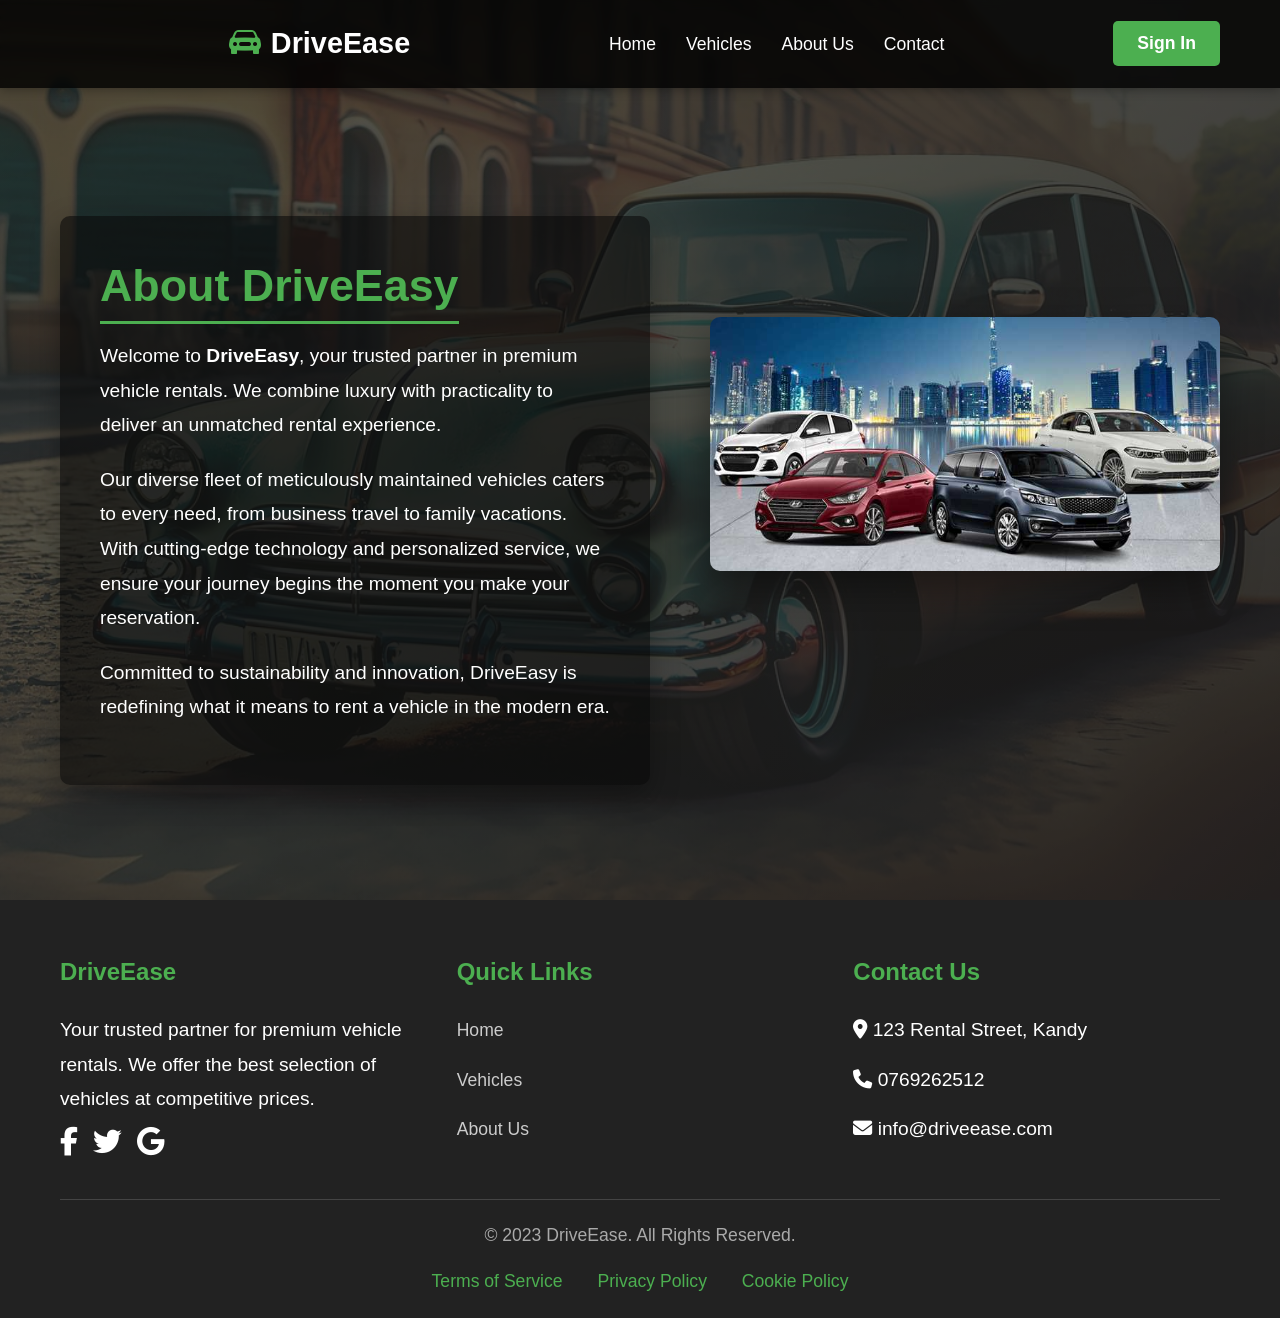
<file: aboutus.html>
﻿<!DOCTYPE html>
<html lang="en">

<head>
    <meta charset="UTF-8">
    <meta name="viewport" content="width=device-width, initial-scale=1.0">
    <title>DriveEase - Premium Vehicle Rentals</title>
    <link rel="stylesheet" href="https://cdn.jsdelivr.net/npm/bootstrap-icons/font/bootstrap-icons.css">
    <link rel="stylesheet" href="https://cdnjs.cloudflare.com/ajax/libs/font-awesome/6.4.0/css/all.min.css">
    <style>
        /* Base Styles */
        * {
            margin: 0;
            padding: 0;
            box-sizing: border-box;
            font-family: 'Segoe UI', Tahoma, Geneva, Verdana, sans-serif;
        }

        html,
        body {
            height: 100%;
            width: 100%;
        }

        body {
            background-image: linear-gradient(rgba(0, 0, 0, 0.5), rgba(0, 0, 0, 0.5)), url('images/car1.jpg');
            background-size: cover;
            background-position: center;
            background-attachment: fixed;
            color: #ffffff;
            line-height: 1.8;
            font-size: 1.2rem;
            /* Increased base font size */
            display: flex;
            flex-direction: column;
            min-height: 100vh;
        }

        .container {
            width: 100%;
            max-width: 1200px;
            margin: 0 auto;
            padding: 0 20px;
            flex: 1;
        }

        /* Navigation Bar */
        nav {
            background-color: rgba(0, 0, 0, 0.8);
            color: white;
            padding: 15px 0;
            position: fixed;
            width: 100%;
            top: 0;
            z-index: 1000;
            backdrop-filter: blur(5px);
            box-shadow: 0 2px 10px rgba(0, 0, 0, 0.3);
        }

        .nav-container {
            display: flex;
            justify-content: space-between;
            align-items: center;
        }

        .logo {
            display: flex;
            align-items: center;
            font-size: 1.8rem;
            font-weight: bold;
            color: #fff;
            text-decoration: none;
            gap: 10px;
        }

        .logo i {
            font-size: 2rem;
            color: #4CAF50;
        }

        .nav-links {
            display: flex;
            list-style: none;
        }

        .nav-links li {
            margin-left: 30px;
        }

        .nav-links a {
            color: white;
            text-decoration: none;
            font-weight: 500;
            transition: color 0.3s;
            font-size: 1.1rem;
        }

        .nav-links a:hover {
            color: #4CAF50;
        }

        .account-btn {
            background-color: #4CAF50;
            color: white;
            border: none;
            padding: 12px 24px;
            border-radius: 5px;
            cursor: pointer;
            font-weight: 600;
            transition: background-color 0.3s;
            font-size: 1.1rem;
        }

        .account-btn:hover {
            background-color: #45a049;
        }

        /* Dropdown Menu */
        .dropdown {
            position: relative;
            display: inline-block;
        }

        .dropdown-content {
            display: none;
            position: absolute;
            right: 0;
            top: 50px;
            background-color: rgba(0, 0, 0, 0.9);
            min-width: 200px;
            box-shadow: 0 8px 16px rgba(21, 21, 21, 0.2);
            z-index: 1000;
            border-radius: 5px;
            overflow: hidden;
            transition: all 0.3s ease-in-out;
        }

        .dropdown:hover .dropdown-content {
            display: block;
            animation: fadeIn 0.3s;
        }

        .dropdown-content a {
            color: white;
            padding: 15px 20px;
            text-decoration: none;
            display: block;
            transition: background-color 0.3s;
            font-size: 1.1rem;
        }

        .dropdown-content a:hover {
            background-color: #4CAF50;
        }

        .menu-btn {
            background: none;
            border: none;
            color: white;
            font-size: 1.8rem;
            cursor: pointer;
            display: none;
            padding: 10px;
        }


        .cta-btn {
            background-color: #4CAF50;
            color: white;
            border: none;
            padding: 18px 36px;
            font-size: 1.3rem;
            border-radius: 5px;
            cursor: pointer;
            transition: all 0.3s;
            animation: fadeIn 1.5s;
        }

        .cta-btn:hover {
            background-color: #45a049;
            transform: translateY(-3px);
            box-shadow: 0 5px 15px rgba(0, 0, 0, 0.3);
        }

        /* About Us Section */
        #about-us {
            min-height: 100vh;
            display: flex;
            align-items: center;
            justify-content: center;
            padding: 100px 0;
            background-color: rgba(64, 58, 58, 0.4);
            position: relative;
            overflow: hidden;
        }

        #about-us::before {
            content: '';
            position: absolute;
            top: 0;
            left: 0;
            width: 100%;
            height: 100%;
            background: linear-gradient(135deg, rgba(76, 175, 80, 0.1) 0%, rgba(0, 0, 0, 0.7) 100%);
            z-index: -1;
            opacity: 0;
            transition: opacity 1.2s ease;
        }

        #about-us.animated::before {
            opacity: 1;
        }

        #about-us .container {
            display: flex;
            flex-wrap: wrap;
            align-items: center;
            justify-content: center;
            gap: 60px;
            max-width: 1200px;
        }

        #about-us .about-text {
            flex: 1;
            min-width: 300px;
            text-align: left;
            padding: 40px;
            background: rgba(9, 9, 9, 0.6);
            border-radius: 10px;
            box-shadow: 0 10px 30px rgba(0, 0, 0, 0.3);
            transform: perspective(1000px) rotateY(20deg) translateX(-50px);
            opacity: 0;
            transition: all 1s cubic-bezier(0.215, 0.61, 0.355, 1);
            transition-delay: 0.2s;
            backface-visibility: hidden;
            margin-top: 100px;
        }

        #about-us .about-text.animated {
            opacity: 1;
            transform: perspective(1000px) rotateY(0) translateX(0);
        }

        #about-us .about-text h2 {
            font-size: 2.8rem;
            color: #4CAF50;
            margin-bottom: 25px;
            line-height: 1.3;
            position: relative;
            display: inline-block;
        }

        #about-us .about-text h2::after {
            content: '';
            position: absolute;
            bottom: -10px;
            left: 0;
            width: 0;
            height: 3px;
            background: #4CAF50;
            transition: width 0.8s ease 0.4s;
        }

        #about-us .about-text.animated h2::after {
            width: 100%;
        }

        #about-us .about-text p {
            font-size: 1.2rem;
            color: #ffffff;
            line-height: 1.8;
            margin-bottom: 20px;
            opacity: 0;
            transform: translateY(20px);
            transition: all 0.6s ease;
        }

        #about-us .about-text.animated p {
            opacity: 1;
            transform: translateY(0);
        }

        #about-us .about-text p:nth-child(2) {
            transition-delay: 0.4s;
        }

        #about-us .about-text p:nth-child(3) {
            transition-delay: 0.6s;
        }

        #about-us .about-image {
            flex: 1;
            min-width: 300px;
            position: relative;
            opacity: 0;
            transform: translateX(50px) scale(0.9);
            transition: all 1s cubic-bezier(0.215, 0.61, 0.355, 1);
        }

        #about-us .about-image.animated {
            opacity: 1;
            transform: translateX(0) scale(1);
        }

        #about-us .about-image img {
            width: 100%;
            border-radius: 10px;
            box-shadow: 0 15px 40px rgba(0, 0, 0, 0.4);
            transform-style: preserve-3d;
            transition: transform 0.6s ease, box-shadow 0.6s ease;
        }

        #about-us .about-image:hover img {
            transform: translateY(-10px) rotateY(5deg);
            box-shadow: 0 20px 50px rgba(0, 0, 0, 0.5);
        }

        /* Responsive adjustments */
        @media (max-width: 992px) {
            #about-us .container {
                flex-direction: column;
                gap: 40px;
            }

            #about-us .about-text {
                text-align: center;
                transform: perspective(1000px) rotateX(10deg) translateY(50px);
            }

            #about-us .about-text.animated {
                transform: perspective(1000px) rotateX(0) translateY(0);
            }

            #about-us .about-image {
                transform: translateY(50px) scale(0.9);
            }

            #about-us .about-image.animated {
                transform: translateY(0) scale(1);
            }
        }

        /* Footer */
        footer {
            background-color: #222;
            color: #fff;
            padding: 50px 0 20px;
            margin-top: auto;
        }

        .footer-content {
            display: grid;
            grid-template-columns: repeat(auto-fit, minmax(250px, 1fr));
            gap: 30px;
            margin-bottom: 30px;
        }

        .footer-column h3 {
            font-size: 1.5rem;
            margin-bottom: 20px;
            color: #4CAF50;
        }

        .footer-column ul {
            list-style: none;
        }

        .footer-column ul li {
            margin-bottom: 15px;
        }

        .footer-column ul li a {
            color: #ccc;
            text-decoration: none;
            transition: color 0.3s;
            font-size: 1.1rem;
        }

        .footer-column ul li a:hover {
            color: #4CAF50;
        }

        .social-links {
            display: flex;
            gap: 15px;
        }

        .social-links a {
            color: #fff;
            font-size: 1.8rem;
            transition: color 0.3s;
        }

        .social-links a:hover {
            color: #4CAF50;
        }

        .footer-bottom {
            text-align: center;
            padding-top: 20px;
            border-top: 1px solid #444;
            color: #aaa;
            font-size: 1.1rem;
        }

        .terms {
            margin-top: 15px;
        }

        .terms a {
            color: #4CAF50;
            text-decoration: none;
            margin: 0 15px;
            font-size: 1.1rem;
        }

        /* Animations */
        @keyframes fadeIn {
            from {
                opacity: 0;
            }

            to {
                opacity: 1;
            }
        }

        @keyframes slideInDown {
            from {
                transform: translateY(-50px);
                opacity: 0;
            }

            to {
                transform: translateY(0);
                opacity: 1;
            }
        }

        @keyframes slideInUp {
            from {
                transform: translateY(50px);
                opacity: 0;
            }

            to {
                transform: translateY(0);
                opacity: 1;
            }
        }

        /* Responsive Design */
        @media (max-width: 992px) {
            body {
                font-size: 1.1rem;
            }

            .hero h1 {
                font-size: 2.8rem;
            }

            .hero p {
                font-size: 1.2rem;
            }

            .nav-links {
                display: none;
            }

            .menu-btn {
                display: block;
            }

            .dropdown {
                position: static;
            }

            .dropdown-content {
                position: static;
                display: none;
                width: 100%;
                box-shadow: none;
                background-color: transparent;
            }

            .dropdown:hover .dropdown-content {
                display: none;
            }

            .dropdown.active .dropdown-content {
                display: block;
                animation: none;
            }

            .dropdown-content a {
                padding: 15px 0;
                border-bottom: 1px solid #444;
            }

            #about-us .about-text h2 {
                font-size: 2.4rem;
            }

            #about-us .about-text p {
                font-size: 1.1rem;
            }
        }

        @media (max-width: 768px) {
            body {
                font-size: 1rem;
            }

            .hero h1 {
                font-size: 2.2rem;
            }

            .hero p {
                font-size: 1rem;
            }

            .cta-btn {
                padding: 15px 30px;
                font-size: 1.1rem;
            }

            #about-us .about-text h2 {
                font-size: 2rem;
            }

            #about-us .about-text p {
                font-size: 1rem;
            }
        }

        @media (max-width: 576px) {
            .hero h1 {
                font-size: 1.8rem;
            }

            .cta-btn {
                padding: 12px 25px;
                font-size: 1rem;
            }

            .footer-column h3 {
                font-size: 1.3rem;
            }
        }
    </style>
</head>

<body>
    <!-- Navigation Bar -->
    <nav>
        <div class="container nav-container">
            <div class="dropdown">
                <button class="menu-btn" id="menuBtn">
                    <i class="fas fa-bars"></i>
                </button>
                <div class="dropdown-content" id="dropdownContent">
                    <a href="home page.html">Home</a>
                    <a href="vehicle type.html">Vehicles</a>
                    <a href="aboutus.html">About Us</a>
                    <a href="contact us page.html">Contact</a>
                </div>
            </div>

            <a href="home page.html" class="logo">
                <i class="bi bi-car-front-fill"></i>
                DriveEase
            </a>

            <ul class="nav-links">
                <li><a href="home page.html">Home</a></li>
                <li><a href="vehicle type.html">Vehicles</a></li>
                <li><a href="aboutus.html">About Us</a></li>
                <li><a href="contact us page.html">Contact</a></li>
            </ul>

            <button class="account-btn" onclick="window.location.href='logging form.html'">Sign In</button>
        </div>
    </nav>



    <section id="about-us">
        <div class="container">
            <div class="about-text">
                <h2>About DriveEasy</h2>
                <p>
                    Welcome to <strong>DriveEasy</strong>, your trusted partner in premium vehicle rentals. We combine
                    luxury with practicality to deliver an unmatched rental experience.
                </p>
                <p>
                    Our diverse fleet of meticulously maintained vehicles caters to every need, from business travel to
                    family vacations. With cutting-edge technology and personalized service, we ensure your journey
                    begins the moment you make your reservation.
                </p>
                <p>
                    Committed to sustainability and innovation, DriveEasy is redefining what it means to rent a vehicle
                    in the modern era.
                </p>
            </div>
            <div class="about-image">
                <img src="images\car2.jpg" alt="Premium rental vehicle from DriveEasy">
            </div>
        </div>
    </section>

    <!-- Footer -->
    <footer>
        <div class="container">
            <div class="footer-content">
                <div class="footer-column">
                    <h3>DriveEase</h3>
                    <p>Your trusted partner for premium vehicle rentals. We offer the best selection of vehicles at
                        competitive prices.</p>
                    <div class="social-links">
                        <a href="#"><i class="fab fa-facebook-f"></i></a>
                        <a href="#"><i class="fab fa-twitter"></i></a>
                        <a href="#"><i class="fab fa-google"></i></a>
                    </div>
                </div>

                <div class="footer-column">
                    <h3>Quick Links</h3>
                    <ul>
                        <li><a href="#">Home</a></li>
                        <li><a href="#">Vehicles</a></li>
                        <li><a href="#">About Us</a></li>
                    </ul>
                </div>

                <div class="footer-column">
                    <h3>Contact Us</h3>
                    <ul>
                        <li><i class="fas fa-map-marker-alt"></i> 123 Rental Street, Kandy</li>
                        <li><i class="fas fa-phone"></i> 0769262512</li>
                        <li><i class="fas fa-envelope"></i> info@driveease.com</li>
                    </ul>
                </div>
            </div>

            <div class="footer-bottom">
                <p>&copy; 2023 DriveEase. All Rights Reserved.</p>
                <div class="terms">
                    <a href="#">Terms of Service</a>
                    <a href="#">Privacy Policy</a>
                    <a href="#">Cookie Policy</a>
                </div>
            </div>
        </div>
    </footer>

    <script>
        // Dropdown menu toggle for mobile
        document.addEventListener("DOMContentLoaded", function () {
            const menuBtn = document.getElementById("menuBtn");
            const dropdownContent = document.getElementById("dropdownContent");
            const dropdown = document.querySelector(".dropdown");

            // Toggle dropdown on menu button click
            menuBtn.addEventListener("click", function (event) {
                event.stopPropagation();
                dropdown.classList.toggle("active");

                // Update aria attributes
                const isExpanded = dropdown.classList.contains("active");
                menuBtn.setAttribute("aria-expanded", isExpanded);

                // Change icon
                menuBtn.innerHTML = isExpanded
                    ? '<i class="fas fa-times"></i>'
                    : '<i class="fas fa-bars"></i>';
            });

            // Close dropdown when clicking outside
            document.addEventListener("click", function (event) {
                if (!dropdown.contains(event.target)) {
                    dropdown.classList.remove("active");
                    menuBtn.setAttribute("aria-expanded", "false");
                    menuBtn.innerHTML = '<i class="fas fa-bars"></i>';
                }
            });

            // Close dropdown when a menu item is clicked
            dropdownContent.querySelectorAll("a").forEach(link => {
                link.addEventListener("click", () => {
                    dropdown.classList.remove("active");
                    menuBtn.setAttribute("aria-expanded", "false");
                    menuBtn.innerHTML = '<i class="fas fa-bars"></i>';
                });
            });

            // Handle window resize
            function handleResize() {
                if (window.innerWidth > 992) {
                    dropdown.classList.remove("active");
                    menuBtn.setAttribute("aria-expanded", "false");
                    menuBtn.innerHTML = '<i class="fas fa-bars"></i>';
                }
            }

            window.addEventListener("resize", handleResize);
        });
        // Enhanced Animation Trigger
        document.addEventListener("DOMContentLoaded", function () {
            const aboutSection = document.getElementById('about-us');
            const aboutText = document.querySelector('#about-us .about-text');
            const aboutImage = document.querySelector('#about-us .about-image');

            const observer = new IntersectionObserver((entries) => {
                entries.forEach(entry => {
                    if (entry.isIntersecting) {
                        aboutSection.classList.add('animated');
                        aboutText.classList.add('animated');
                        aboutImage.classList.add('animated');

                        // Animate paragraphs sequentially
                        const paragraphs = document.querySelectorAll('#about-us .about-text p');
                        paragraphs.forEach((p, index) => {
                            setTimeout(() => {
                                p.style.opacity = 1;
                                p.style.transform = 'translateY(0)';
                            }, 400 + (index * 200));
                        });
                    }
                });
            }, {
                threshold: 0.2,
                rootMargin: '0px 0px -100px 0px'
            });

            observer.observe(aboutSection);
        });
    </script>
</body>

</html>
</file>
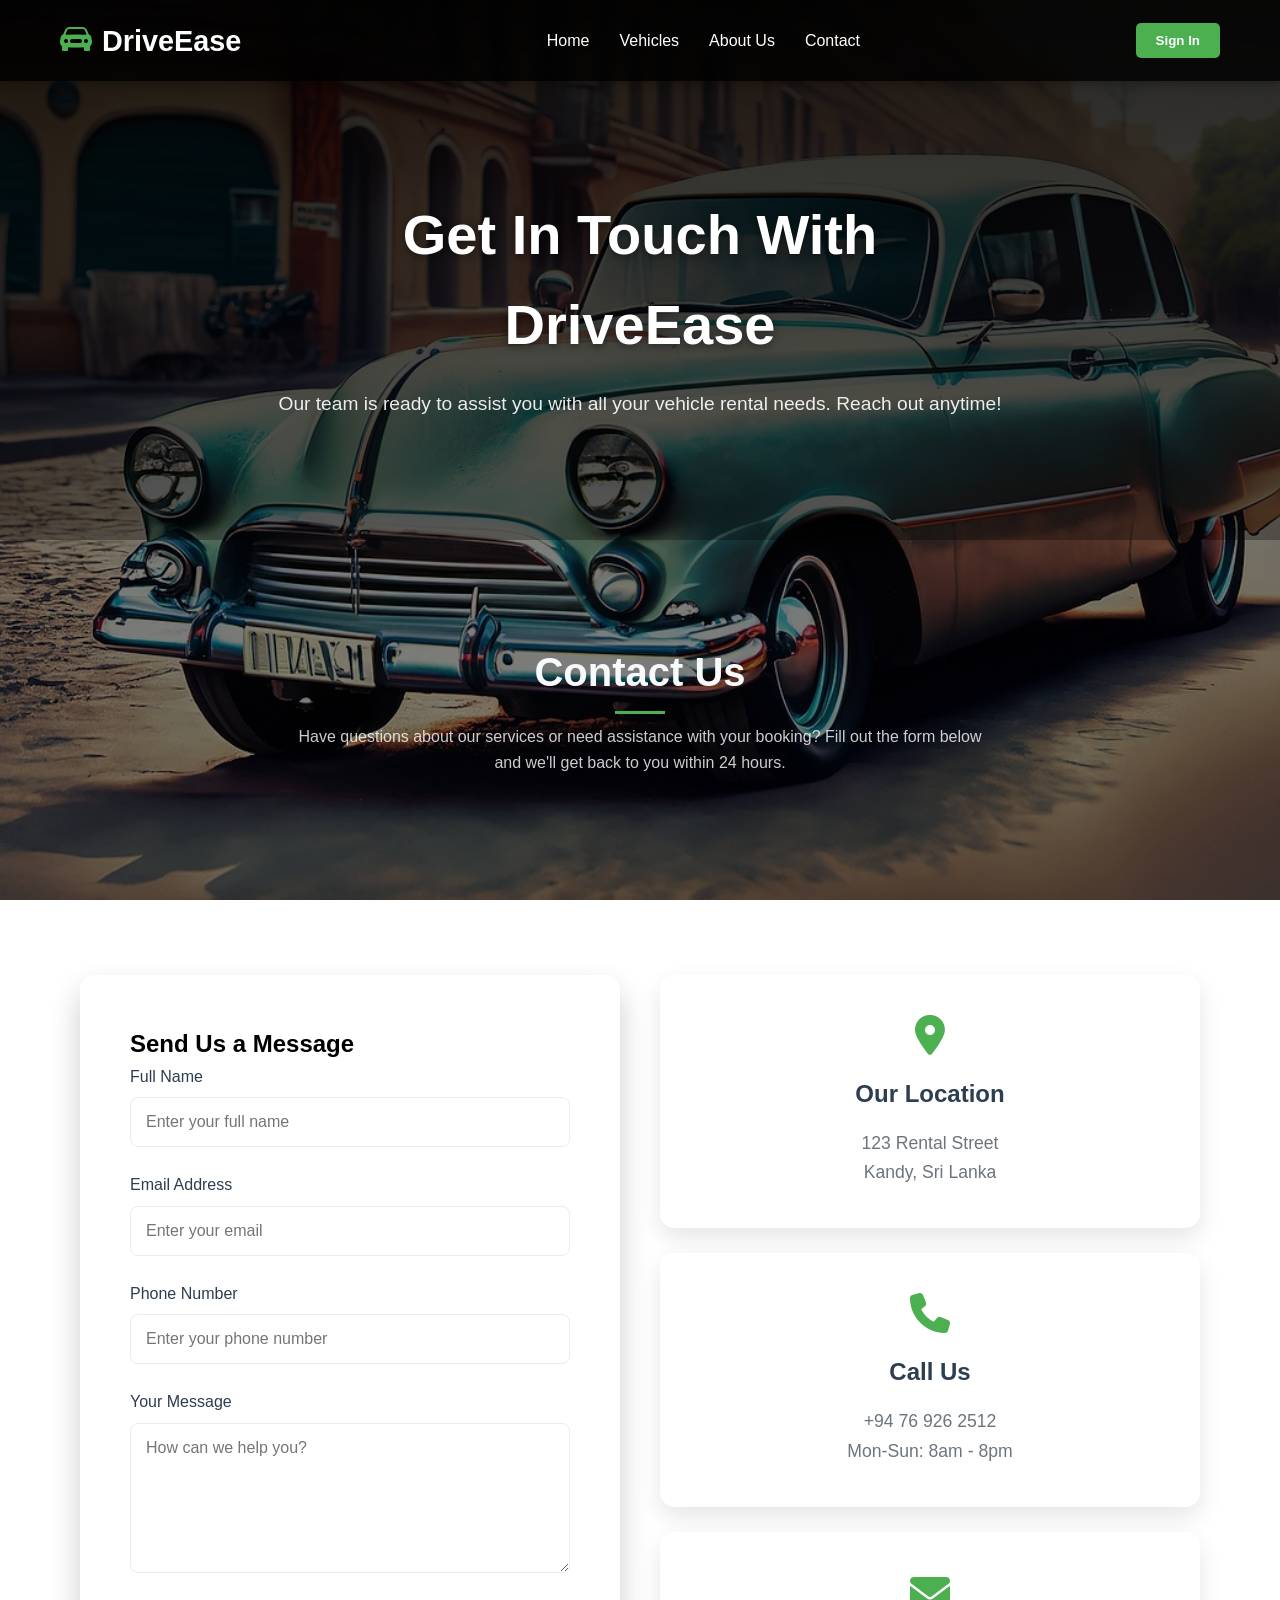
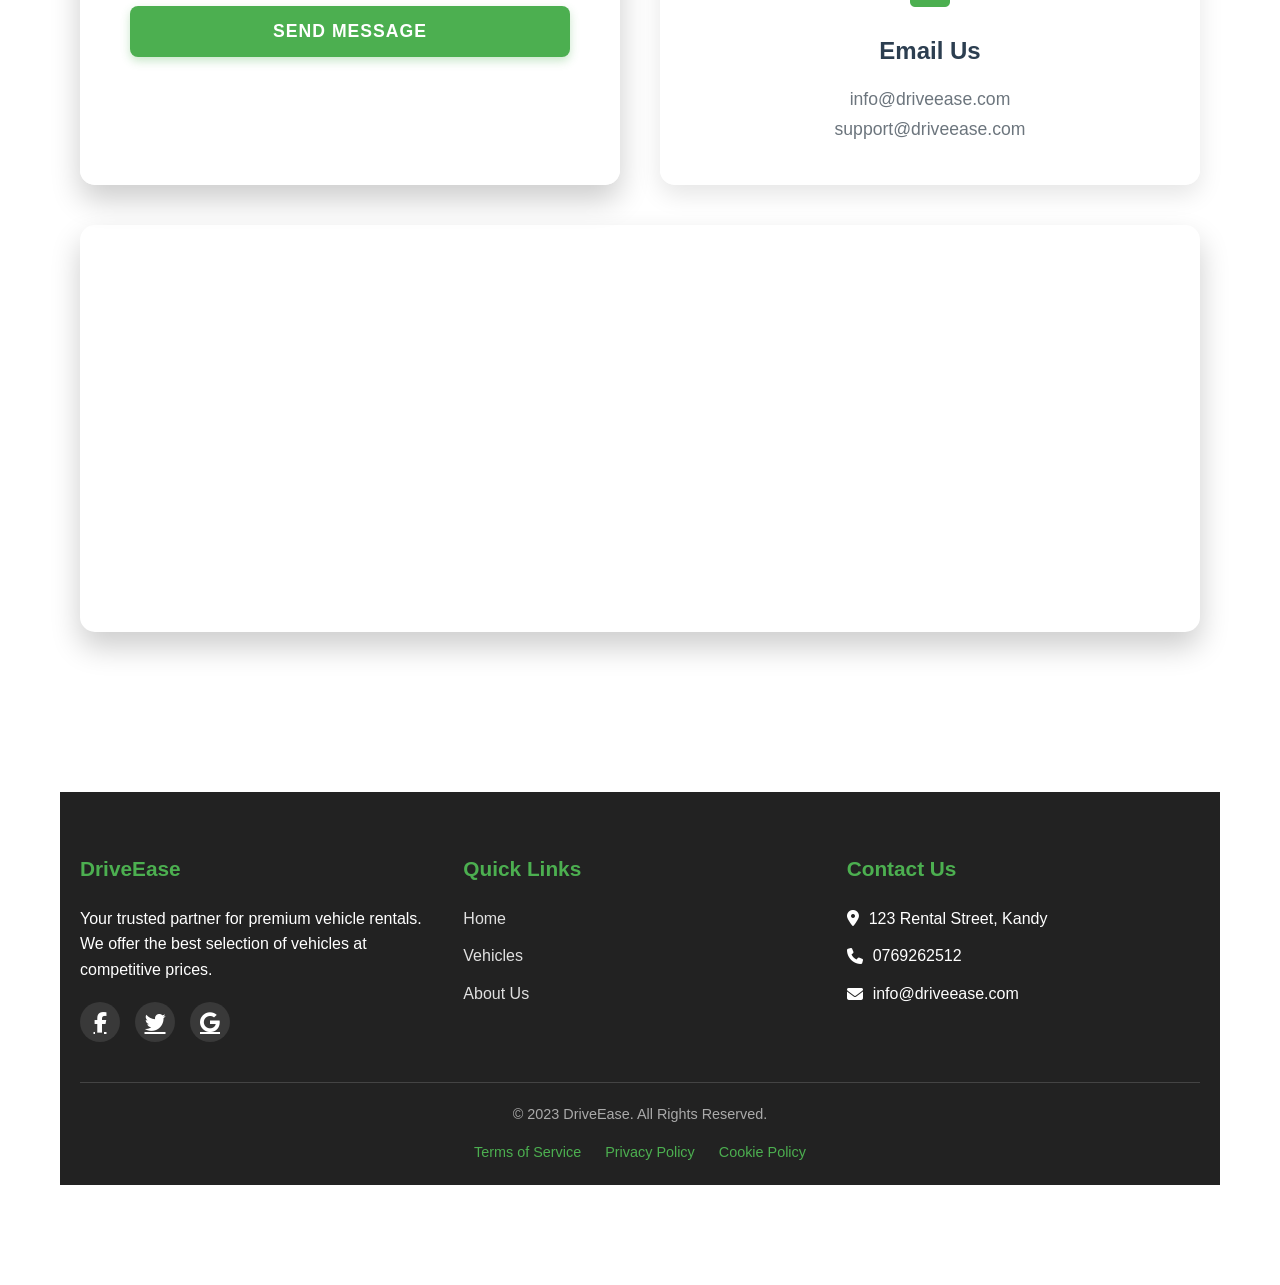
<file: contact us page.html>
<!DOCTYPE html>
<html lang="en">
<head>
    <meta charset="UTF-8">
    <meta name="viewport" content="width=device-width, initial-scale=1.0">
    <title>Contact Us | DriveEase - Premium Vehicle Rentals</title>
    <link rel="stylesheet" href="https://cdn.jsdelivr.net/npm/bootstrap-icons/font/bootstrap-icons.css">
    <link rel="stylesheet" href="https://cdnjs.cloudflare.com/ajax/libs/font-awesome/6.4.0/css/all.min.css">
    <style>
        /* Base Styles */
        * {
            margin: 0;
            padding: 0;
            box-sizing: border-box;
            font-family: 'Segoe UI', Tahoma, Geneva, Verdana, sans-serif;
        }
  :root {
            --primary: #4CAF50;
            --primary-dark: #45a049;
            --secondary: #2c3e50;
            --light: #f8f9fa;
            --dark: #212529;
            --gray: #6c757d;
            --light-gray: #e9ecef;
        }
        body {
            background-image: linear-gradient(rgba(0, 0, 0, 0.5), rgba(0, 0, 0, 0.5)), url('images/car1.jpg');
            background-size: cover;
            background-position: center;
            background-attachment: fixed;
            color: #000000;
            line-height: 1.6;
        }
        
        .container {
            width: 100%;
            max-width: 1200px;
            margin: 0 auto;
            padding: 0 20px;
        }

        /* Navigation Bar (Original) */
        nav {
            background-color: rgba(0, 0, 0, 0.8);
            color: white;
            padding: 15px 0;
            position: fixed;
            width: 100%;
            top: 0;
            z-index: 1000;
            backdrop-filter: blur(5px);
            box-shadow: 0 2px 10px rgba(0, 0, 0, 0.3);
        }

        .nav-container {
            display: flex;
            justify-content: space-between;
            align-items: center;
        }

        .logo {
            display: flex;
            align-items: center;
            font-size: 1.8rem;
            font-weight: bold;
            color: #fff;
            text-decoration: none;
            gap: 10px;
        }

        .logo i {
            font-size: 2rem;
            color: #4CAF50;
        }

        .nav-links {
            display: flex;
            list-style: none;
        }

        .nav-links li {
            margin-left: 30px;
        }

        .nav-links a {
            color: white;
            text-decoration: none;
            font-weight: 500;
            transition: color 0.3s;
        }

        .nav-links a:hover {
            color: #4CAF50;
        }

        .account-btn {
            background-color: #4CAF50;
            color: white;
            border: none;
            padding: 10px 20px;
            border-radius: 5px;
            cursor: pointer;
            font-weight: 600;
            transition: background-color 0.3s;
        }

        .account-btn:hover {
            background-color: #45a049;
        }

        /* Dropdown Menu (Original) */
        .dropdown {
            position: relative;
            display: inline-block;
        }

        .dropdown-content {
            display: none;
            position: absolute;
            right: 0;
            top: 50px;
            background-color: rgba(0, 0, 0, 0.9);
            min-width: 200px;
            box-shadow: 0 8px 16px rgba(0, 0, 0, 0.2);
            z-index: 1000;
            border-radius: 5px;
            overflow: hidden;
            transition: all 0.3s ease-in-out;
        }

        .dropdown:hover .dropdown-content {
            display: block;
            animation: fadeIn 0.3s;
        }

        .dropdown.active .dropdown-content {
            display: block;
            animation: none;
        }

       /* Hero Section */
        .hero {
            height: 60vh;
            display: flex;
            align-items: center;
            justify-content: center;
            text-align: center;
            color: white;
            padding-top: 100px;
            position: relative;
            overflow: hidden;
            
        }

        .hero::before {
            content: '';
            position: absolute;
            top: 0;
            left: 0;
            width: 100%;
            height: 100%;
            background: linear-gradient(to bottom, rgba(0,0,0,0.7) 0%, rgba(0,0,0,0.3) 100%);
            z-index: -1;
        }

        .hero-content {
            max-width: 800px;
            padding: 20px;
            animation: slideInDown 1s ease-out;
        }

        .hero h1 {
            font-size: 3.5rem;
            margin-bottom: 20px;
            font-weight: 700;
            text-shadow: 0 2px 10px rgba(0, 0, 0, 0.5);
        }

        .hero p {
            font-size: 1.2rem;
            margin-bottom: 30px;
            opacity: 0.9;
        }

        /* Animations */
        @keyframes fadeIn {
            from { opacity: 0; }
            to { opacity: 1; }
        }

        @keyframes slideInDown {
            from { 
                transform: translateY(-50px);
                opacity: 0;
            }
            to { 
                transform: translateY(0);
                opacity: 1;
            }
        }

        @keyframes slideInUp {
            from { 
                transform: translateY(50px);
                opacity: 0;
            }
            to { 
                transform: translateY(0);
                opacity: 1;
            }
        }

        @keyframes pulse {
            0% { transform: scale(1); }
            50% { transform: scale(1.05); }
            100% { transform: scale(1); }
        }

       /* Contact Section */
        .contact-section {
            padding: 100px 0;
            position: relative;
        }

        .section-title {
            text-align: center;
            margin-bottom: 60px;
            position: relative;
        }

        .section-title h2 {
            font-size: 2.5rem;
            color: var(--light);
            margin-bottom: 20px;
            position: relative;
            display: inline-block;
        }

        .section-title h2::after {
            content: '';
            position: absolute;
            width: 50px;
            height: 3px;
            background-color: var(--primary);
            bottom: -10px;
            left: 50%;
            transform: translateX(-50%);
        }

        .section-title p {
            color: rgba(255, 255, 255, 0.8);
            max-width: 700px;
            margin: 0 auto;
        }

        .contact-container {
            display: grid;
            grid-template-columns: repeat(auto-fit, minmax(300px, 1fr));
            gap: 40px;
            margin-top: 40px;
        }

        .contact-form {
            background-color: rgba(255, 255, 255, 0.95);
            padding: 50px;
            border-radius: 15px;
            box-shadow: 0 15px 30px rgba(0, 0, 0, 0.2);
            transform: perspective(1000px) rotateY(-5deg);
            transition: all 0.5s ease;
            animation: slideInLeft 1s ease-out;
        }

        .contact-form:hover {
            transform: perspective(1000px) rotateY(0deg);
            box-shadow: 0 20px 40px rgba(0, 0, 0, 0.3);
        }

        @keyframes slideInLeft {
            from { 
                transform: perspective(1000px) rotateY(-15deg) translateX(-50px);
                opacity: 0;
            }
            to { 
                transform: perspective(1000px) rotateY(-5deg) translateX(0);
                opacity: 1;
            }
        }

        .contact-form h3 {
            text-align: center;
            margin-bottom: 30px;
            color: var(--secondary);
            font-size: 1.8rem;
            position: relative;
        }

        .contact-form h3::after {
            content: '';
            position: absolute;
            width: 40px;
            height: 3px;
            background-color: var(--primary);
            bottom: -10px;
            left: 50%;
            transform: translateX(-50%);
        }

        .form-group {
            margin-bottom: 25px;
            position: relative;
        }

        .form-group label {
            display: block;
            margin-bottom: 8px;
            font-weight: 500;
            color: var(--secondary);
        }

        .form-group input,
        .form-group textarea {
            width: 100%;
            padding: 15px;
            border: 1px solid var(--light-gray);
            border-radius: 8px;
            font-size: 1rem;
            transition: all 0.3s;
            background-color: rgba(255, 255, 255, 0.9);
        }

        .form-group input:focus,
        .form-group textarea:focus {
            outline: none;
            border-color: var(--primary);
            box-shadow: 0 0 0 3px rgba(76, 175, 80, 0.2);
            background-color: white;
        }

        .form-group textarea {
            height: 150px;
            resize: vertical;
        }

        .submit-btn {
            width: 100%;
            padding: 15px;
            background-color: var(--primary);
            color: white;
            border: none;
            border-radius: 8px;
            font-size: 1.1rem;
            font-weight: 600;
            cursor: pointer;
            transition: all 0.3s;
            box-shadow: 0 4px 10px rgba(76, 175, 80, 0.3);
            text-transform: uppercase;
            letter-spacing: 1px;
        }

        .submit-btn:hover {
            background-color: var(--primary-dark);
            transform: translateY(-3px);
            box-shadow: 0 6px 15px rgba(76, 175, 80, 0.4);
        }

        .submit-btn:active {
            transform: translateY(0);
        }

        .contact-info {
            display: grid;
            grid-template-columns: 1fr;
            gap: 25px;
            animation: slideInRight 1s ease-out;
        }

        @keyframes slideInRight {
            from { 
                transform: translateX(50px);
                opacity: 0;
            }
            to { 
                transform: translateX(0);
                opacity: 1;
            }
        }

        .info-card {
            background-color: rgba(255, 255, 255, 0.95);
            padding: 40px 30px;
            border-radius: 15px;
            text-align: center;
            box-shadow: 0 10px 25px rgba(0, 0, 0, 0.1);
            transition: all 0.4s ease;
            position: relative;
            overflow: hidden;
            z-index: 1;
        }

        .info-card::before {
            content: '';
            position: absolute;
            top: 0;
            left: 0;
            width: 100%;
            height: 100%;
            background: linear-gradient(135deg, var(--primary) 0%, var(--primary-dark) 100%);
            opacity: 0;
            transition: opacity 0.3s;
            z-index: -1;
        }

        .info-card:hover {
            transform: translateY(-10px);
            box-shadow: 0 15px 30px rgba(0, 0, 0, 0.2);
            color: white;
        }

        .info-card:hover::before {
            opacity: 1;
        }

        .info-card:hover i,
        .info-card:hover h3,
        .info-card:hover p {
            color: white;
        }

        .info-card i {
            font-size: 2.5rem;
            color: var(--primary);
            margin-bottom: 20px;
            transition: all 0.3s;
        }

        .info-card h3 {
            font-size: 1.5rem;
            margin-bottom: 15px;
            color: var(--secondary);
            transition: all 0.3s;
        }

        .info-card p {
            font-size: 1.1rem;
            color: var(--gray);
            transition: all 0.3s;
            line-height: 1.7;
        }
        .map-container {
            margin-top: 40px;
            border-radius: 15px;
            overflow: hidden;
            box-shadow: 0 15px 30px rgba(0, 0, 0, 0.2);
            animation: fadeIn 1.5s ease-out;
        }

        .map-container iframe {
            width: 100%;
            height: 400px;
            border: none;
        }


        /* Footer (Original) */
    
footer {
    background-color: #222;
    color: #fff;
    padding: 60px 0 20px;
    margin-top: 60px;
    width: 100%; /* Ensure full width */
    max-width: 100%; /* Prevent overflow */
    box-sizing: border-box; /* Include padding in width calculation */
}

.container { /* Add this if not already present */
    width: 100%;
    max-width: 1200px; /* Match your site's container width */
    margin: 0 auto;
    padding: 0 20px;
    box-sizing: border-box;
}

/* Keep all your existing footer styles below */
.footer-content {
    display: grid;
    grid-template-columns: repeat(auto-fit, minmax(250px, 1fr));
    gap: 30px;
    margin-bottom: 40px;
}

/* ... rest of your existing footer CSS ... */

.footer-column h3 {
    font-size: 1.3rem;
    margin-bottom: 20px;
    color: #4CAF50;
}

.footer-column ul {
    list-style: none;
    padding: 0;
}

.footer-column ul li {
    margin-bottom: 12px;
    display: flex;
    align-items: center;
    gap: 10px;
}

.footer-column ul li a {
    color: #e0e0e0; /* Better contrast */
    text-decoration: none;
    transition: color 0.3s;
}

.footer-column ul li a:hover {
    color: #4CAF50;
}

.social-links {
    display: flex;
    gap: 15px;
    margin-top: 20px;
}

.social-links a {
    color: #fff;
    font-size: 1.3rem;
    transition: all 0.3s;
    width: 40px;
    height: 40px;
    border-radius: 50%;
    background: rgba(255,255,255,0.1);
    display: flex;
    align-items: center;
    justify-content: center;
}

.social-links a:hover {
    color: #4CAF50;
    background: rgba(76, 175, 80, 0.2);
    transform: translateY(-3px);
}

.footer-bottom {
    text-align: center;
    padding-top: 20px;
    border-top: 1px solid #444;
    color: #aaa;
    font-size: 0.9rem;
}

.terms {
    margin-top: 15px;
}

.terms a {
    color: #4CAF50;
    text-decoration: none;
    margin: 0 10px;
    transition: opacity 0.3s;
}

.terms a:hover {
    opacity: 0.8;
}

/* Responsive adjustments */
@media (max-width: 768px) {
    footer {
        padding: 40px 0 20px;
        margin-top: 40px;
    }
    
    .footer-content {
        grid-template-columns: 1fr;
        gap: 25px;
    }
    
    .footer-column {
        text-align: center;
    }
    
    .social-links {
        justify-content: center;
    }
    
    .footer-column ul li {
        justify-content: center;
    }
}
        /* Responsive Design */
        @media (max-width: 768px) {
            .hero h1 {
                font-size: 2.5rem;
            }
            
            .nav-links {
                display: none;
            }
            
            .contact-container {
                grid-template-columns: 1fr;
            }
        }

        @media (min-width: 769px) {
            .dropdown {
                display: none;
            }
        }
    </style>
</head>
<body>
    <!-- Navigation Bar (Original) -->
    <nav>
        <div class="container nav-container">
            <div class="dropdown">
                <button class="menu-btn" id="menuBtn">
                    <i class="fas fa-bars"></i>
                </button>
                <div class="dropdown-content" id="dropdownContent">
                    <a href="home page.html">Home</a>
                    <a href="vehicle type.html">Vehicles</a>
                    <a href="aboutus.html">About Us</a>
                    <a href="contact us page.html">Contact</a>
                </div>
            </div>
            
            <a href="home page.html" class="logo">
                <i class="bi bi-car-front-fill"></i> 
                DriveEase
            </a>
            
            <ul class="nav-links">
                <li><a href="home page.html">Home</a></li>
                <li><a href="vehicle type.html">Vehicles</a></li>
                <li><a href="aboutus.html">About Us</a></li>
                <li><a href="contact us page.html">Contact</a></li>
            </ul>
            
            <button class="account-btn" onclick="window.location.href='logging form.html'">Sign In</button>
        </div>
    </nav>

    <!-- Hero Section -->
    <section class="hero">
        <div class="hero-content">
            <h1>Get In Touch With DriveEase</h1>
            <p>Our team is ready to assist you with all your vehicle rental needs. Reach out anytime!</p>
        </div>
    </section>
<!-- Contact Section -->
    <section class="contact-section">
        <div class="container">
            <div class="section-title">
                <h2>Contact Us</h2>
                <p>Have questions about our services or need assistance with your booking? Fill out the form below and we'll get back to you within 24 hours.</p>
            </div>
            
    <!-- Contact Section -->
    <section class="contact-section">
        <div class="container">
            <div class="contact-container">
                <div class="contact-form">
                    <h2>Send Us a Message</h2>
                    <form>
                        <div class="form-group">
                            <label for="name">Full Name</label>
                            <input type="text" id="name" name="name" placeholder="Enter your full name" required>
                        </div>
                        <div class="form-group">
                            <label for="email">Email Address</label>
                            <input type="email" id="email" name="email" placeholder="Enter your email" required>
                        </div>
                        <div class="form-group">
                            <label for="phone">Phone Number</label>
                            <input type="tel" id="phone" name="phone" placeholder="Enter your phone number">
                        </div>
                        <div class="form-group">
                            <label for="message">Your Message</label>
                            <textarea id="message" name="message" placeholder="How can we help you?" required></textarea>
                        </div>
                        <button type="submit" class="submit-btn">Send Message</button>
                    </form>
                </div>
                
                <div class="contact-info">
                    <div class="info-card">
                        <i class="fas fa-map-marker-alt"></i>
                        <h3>Our Location</h3>
                        <p>123 Rental Street<br>Kandy, Sri Lanka</p>
                    </div>
                    
                    <div class="info-card">
                        <i class="fas fa-phone"></i>
                        <h3>Call Us</h3>
                        <p>+94 76 926 2512<br>Mon-Sun: 8am - 8pm</p>
                    </div>
                    
                    <div class="info-card">
                        <i class="fas fa-envelope"></i>
                        <h3>Email Us</h3>
                        <p>info@driveease.com<br>support@driveease.com</p>
                    </div>
                </div>
            </div>
            
            <div class="map-container">
                <iframe src="https://www.google.com/maps/embed?pb=!1m18!1m12!1m3!1d3957.715835873926!2d80.6356093152589!3d7.255566994752492!2m3!1f0!2f0!3f0!3m2!1i1024!2i768!4f13.1!3m3!1m2!1s0x3ae368a77d5cbf91%3A0xba828c0e203b5306!2sKandy!5e0!3m2!1sen!2slk!4v1623942345678!5m2!1sen!2slk" allowfullscreen="" loading="lazy"></iframe>
            </div>
        </div>
    </section>

    <!-- Footer (Original) -->
    <footer>
        <div class="container">
            <div class="footer-content">
                <div class="footer-column">
                    <h3>DriveEase</h3>
                    <p>Your trusted partner for premium vehicle rentals. We offer the best selection of vehicles at competitive prices.</p>
                    <div class="social-links">
                        <a href="#"><i class="fab fa-facebook-f"></i></a>
                        <a href="#"><i class="fab fa-twitter"></i></a>
                        <a href="#"><i class="fab fa-google"></i></a>
                    </div>
                </div>
                
                <div class="footer-column">
                    <h3>Quick Links</h3>
                    <ul>
                        <li><a href="home page.html">Home</a></li>
                        <li><a href="vehicle type.html">Vehicles</a></li>
                        <li><a href="aboutus.html">About Us</a></li>
                    </ul>
                </div>
                
                <div class="footer-column">
                    <h3>Contact Us</h3>
                    <ul>
                        <li><i class="fas fa-map-marker-alt"></i> 123 Rental Street, Kandy</li>
                        <li><i class="fas fa-phone"></i>0769262512</li>
                        <li><i class="fas fa-envelope"></i> info@driveease.com</li>
                    </ul>
                </div>
            </div>
            
            <div class="footer-bottom">
                <p>&copy; 2023 DriveEase. All Rights Reserved.</p>
                <div class="terms">
                    <a href="#">Terms of Service</a>
                    <a href="#">Privacy Policy</a>
                    <a href="#">Cookie Policy</a>
                </div>
            </div>
        </div>
    </footer>

    <script>
        // Mobile menu toggle
        document.addEventListener('DOMContentLoaded', function() {
            const menuBtn = document.getElementById('menuBtn');
            const dropdown = document.querySelector('.dropdown');
            
            if (menuBtn && dropdown) {
                menuBtn.addEventListener('click', function(e) {
                    e.stopPropagation();
                    dropdown.classList.toggle('active');
                    
                    // Toggle icon
                    const icon = menuBtn.querySelector('i');
                    if (icon) {
                        icon.className = dropdown.classList.contains('active') 
                            ? 'fas fa-times' 
                            : 'fas fa-bars';
                    }
                });

                document.addEventListener('click', function() {
                    dropdown.classList.remove('active');
                    const icon = menuBtn.querySelector('i');
                    if (icon) icon.className = 'fas fa-bars';
                });
            }
        });

        // Animation on scroll
        document.addEventListener('DOMContentLoaded', function() {
            const animateOnScroll = function() {
                const elements = document.querySelectorAll('.info-card, .contact-form, .map-container');
                
                elements.forEach(element => {
                    const elementPosition = element.getBoundingClientRect().top;
                    const screenPosition = window.innerHeight / 1.3;
                    
                    if(elementPosition < screenPosition) {
                        element.style.opacity = '1';
                        element.style.transform = 'translateY(0)';
                    }
                });
            };
            
            // Set initial state for animated elements
            const animatedElements = document.querySelectorAll('.info-card, .contact-form, .map-container');
            animatedElements.forEach(element => {
                element.style.opacity = '0';
                element.style.transform = 'translateY(20px)';
                element.style.transition = 'opacity 0.6s ease-out, transform 0.6s ease-out';
            });
            
            window.addEventListener('scroll', animateOnScroll);
            animateOnScroll(); // Run once on load
        });
    </script>
</body>
</html>
</file>
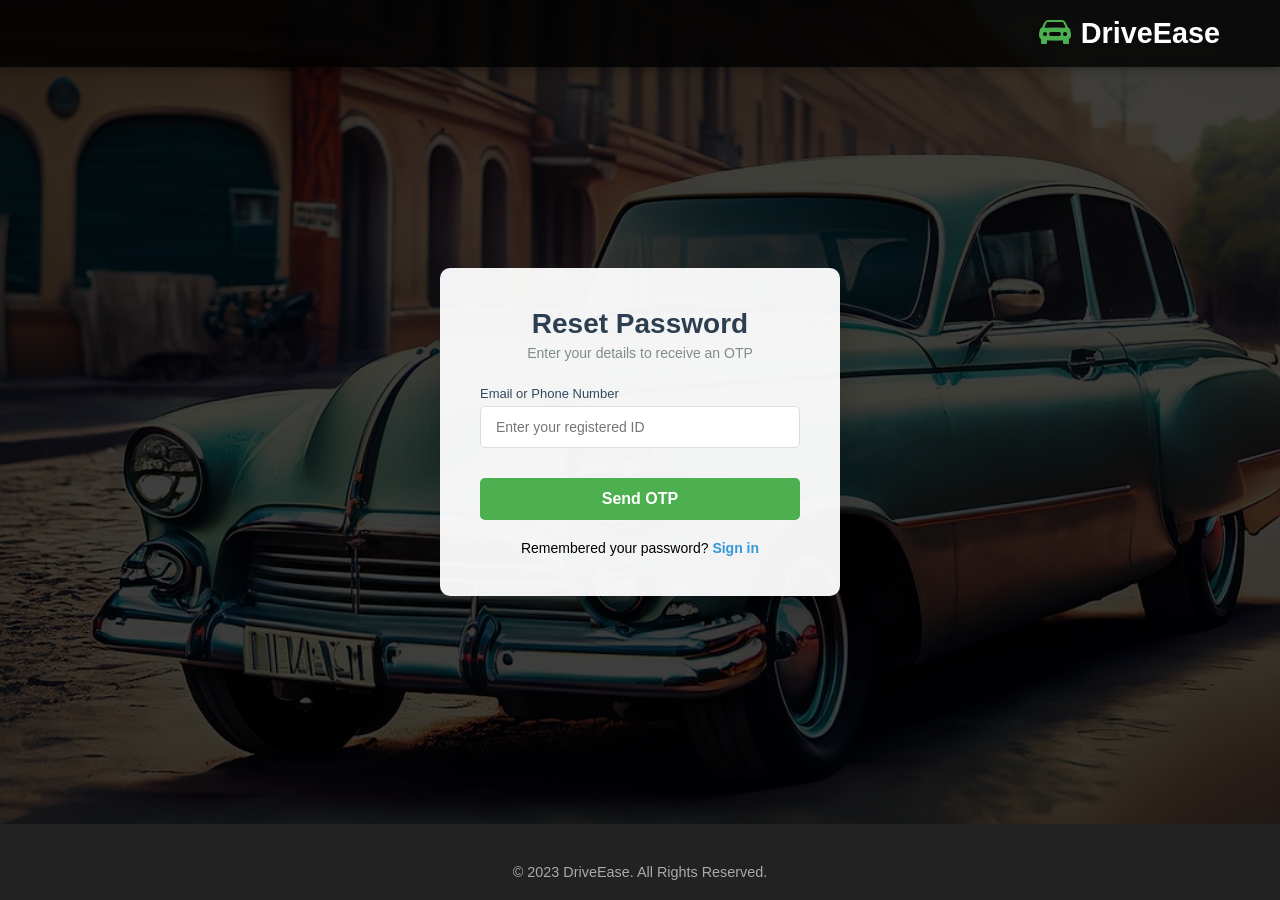
<file: forgot-password.html>
<!DOCTYPE html>
<html lang="en">
<head>
    <meta charset="UTF-8">
    <meta name="viewport" content="width=device-width, initial-scale=1.0">
    <title>DriveEase - Reset Password</title>
    <link rel="stylesheet" href="https://cdn.jsdelivr.net/npm/bootstrap-icons/font/bootstrap-icons.css">
    <link rel="stylesheet" href="https://cdnjs.cloudflare.com/ajax/libs/font-awesome/6.4.0/css/all.min.css">
    <style>
        * {
            margin: 0;
            padding: 0;
            box-sizing: border-box;
            font-family: 'Segoe UI', Tahoma, Geneva, Verdana, sans-serif;
        }

        body {
            background-image: linear-gradient(rgba(0, 0, 0, 0.5), rgba(0, 0, 0, 0.5)), url('images/car1.jpg');
            background-size: cover;
            background-position: center;
            background-repeat: no-repeat;
            min-height: 100vh;
            display: flex;
            flex-direction: column;
            position: relative;
        }

        body::before {
            content: '';
            position: absolute;
            top: 0;
            left: 0;
            width: 100%;
            height: 100%;
            background-color: rgba(0, 0, 0, 0.5);
            z-index: 0;
        }

        .container {
            width: 100%;
            max-width: 1200px;
            margin: 0 auto;
            padding: 0 20px;
        }

        nav {
            background-color: rgba(0, 0, 0, 0.8);
            color: white;
            padding: 15px 0;
            position: fixed;
            width: 100%;
            top: 0;
            z-index: 1000;
            backdrop-filter: blur(5px);
            box-shadow: 0 2px 10px rgba(0, 0, 0, 0.3);
        }

        .nav-container {
            display: flex;
            justify-content: space-between;
            align-items: center;
        }

        .logo {
            display: flex;
            align-items: center;
            font-size: 1.8rem;
            font-weight: bold;
            color: #fff;
            text-decoration: none;
            gap: 10px;
        }

        .logo i {
            font-size: 2rem;
            color: #4CAF50;
        }

        .main-content {
            flex: 1;
            display: flex;
            justify-content: center;
            align-items: center;
            padding: 100px 20px 60px;
            position: relative;
            z-index: 1;
        }

        .form-container {
            background-color: rgba(255, 255, 255, 0.95);
            padding: 40px;
            border-radius: 10px;
            box-shadow: 0 15px 35px rgba(0, 0, 0, 0.2);
            width: 400px;
            max-width: 95%;
            transform: translateY(20px);
            opacity: 0;
            animation: fadeInUp 0.8s ease-out forwards;
            overflow: hidden;
            position: relative;
        }

        @keyframes fadeInUp {
            from {
                opacity: 0;
                transform: translateY(20px);
            }
            to {
                opacity: 1;
                transform: translateY(0);
            }
        }

        .title {
            text-align: center;
            margin-bottom: 25px;
        }

        .title h1 {
            color: #2c3e50;
            font-size: 28px;
            font-weight: 700;
            margin-bottom: 5px;
        }

        .title p {
            color: #7f8c8d;
            font-size: 14px;
        }

        .form-group {
            margin-bottom: 20px;
            position: relative;
        }

        .form-group input {
            width: 100%;
            padding: 12px 15px;
            border: 1px solid #ddd;
            border-radius: 5px;
            font-size: 14px;
            transition: all 0.3s;
        }

        .form-group input:focus {
            border-color: #3498db;
            box-shadow: 0 0 0 3px rgba(52, 152, 219, 0.2);
            outline: none;
        }

        .form-group label {
            display: block;
            margin-bottom: 5px;
            color: #34495e;
            font-weight: 500;
            font-size: 13px;
        }

        .recovery-btn {
            width: 100%;
            padding: 12px;
            background-color: #4CAF50;
            color: white;
            border: none;
            border-radius: 5px;
            font-size: 16px;
            font-weight: 600;
            cursor: pointer;
            transition: all 0.3s;
            margin-top: 10px;
        }

        .recovery-btn:hover {
            background-color: #3e8e41;
            transform: translateY(-2px);
            box-shadow: 0 5px 15px rgba(0, 0, 0, 0.1);
        }

        .back-link {
            text-align: center;
            margin-top: 20px;
            font-size: 14px;
        }

        .back-link a {
            color: #3498db;
            text-decoration: none;
            font-weight: 600;
        }

        /* OTP Screen - Hidden by default */
        .otp-screen {
            display: none;
            text-align: center;
        }

        .otp-inputs {
            display: flex;
            justify-content: center;
            gap: 10px;
            margin: 25px 0;
        }

        .otp-input {
            width: 40px;
            height: 50px;
            text-align: center;
            font-size: 18px;
            font-weight: bold;
            border: 2px solid #ddd;
            border-radius: 8px;
            transition: all 0.3s;
        }

        .otp-input:focus {
            border-color: #4CAF50;
        }

        footer {
            background-color: #222;
            color: #fff;
            padding: 40px 0 20px;
            position: relative;
            z-index: 2;
            margin-top: auto;
        }

        .footer-bottom {
            text-align: center;
            color: #aaa;
            font-size: 0.9rem;
        }

        .animate {
            opacity: 0;
            transform: translateY(15px);
            animation: fadeInUp 0.5s ease-out forwards;
        }

        /* Standardized Dropdown CSS */
        .dropdown {
            position: relative;
            display: inline-block;
        }

        .dropdown-content {
            display: none;
            position: absolute;
            left: 0;
            top: 50px;
            background-color: rgba(0, 0, 0, 0.9);
            min-width: 200px;
            box-shadow: 0 8px 16px rgba(0, 0, 0, 0.2);
            z-index: 1000;
            border-radius: 5px;
            overflow: hidden;
            transition: all 0.3s ease-in-out;
        }

        .dropdown.active .dropdown-content {
            display: block;
            animation: none;
        }

        .dropdown-content a {
            color: white;
            padding: 12px 16px;
            text-decoration: none;
            display: block;
            transition: background-color 0.3s;
            text-align: left;
        }

        .dropdown-content a:hover {
            background-color: #4CAF50;
        }

        .menu-btn {
            background: none;
            border: none;
            color: white;
            font-size: 1.5rem;
            cursor: pointer;
            display: none;
        }

        @media (max-width: 992px) {
            .nav-links {
                display: none;
            }

            .menu-btn {
                display: block;
            }

            .dropdown {
                position: static;
            }

            .dropdown-content {
                position: static;
                display: none;
                width: 100%;
                box-shadow: none;
                background-color: transparent;
            }

            .dropdown.active .dropdown-content {
                display: block;
            }
        }
    </style>
</head>
<body>
    <nav>
        <div class="container nav-container">
            <div class="dropdown">
                <button class="menu-btn" id="menuBtn">
                    <i class="fas fa-bars"></i>
                </button>
                <div class="dropdown-content" id="dropdownContent">
                    <a href="home page.html">Home</a>
                    <a href="vehicle type.html">Vehicles</a>
                    <a href="aboutus.html">About Us</a>
                    <a href="contact us page.html">Contact</a>
                </div>
            </div>
            
            <a href="home page.html" class="logo">
                <i class="bi bi-car-front-fill"></i> 
                DriveEase
            </a>
        </div>
    </nav>

    <main class="main-content">
        <div class="form-container" id="recoveryContainer">
            <!-- Initial Request View -->
            <div id="requestView">
                <div class="title">
                    <h1>Reset Password</h1>
                    <p>Enter your details to receive an OTP</p>
                </div>
                
                <form id="recoveryForm">
                    <div class="form-group animate" style="animation-delay: 0.1s;">
                        <label for="recovery-id">Email or Phone Number</label>
                        <input type="text" id="recovery-id" placeholder="Enter your registered ID" required>
                    </div>
                    
                    <button type="submit" class="recovery-btn animate" style="animation-delay: 0.2s;">Send OTP</button>
                    
                    <div class="back-link animate" style="animation-delay: 0.3s;">
                        Remembered your password? <a href="logging form.html">Sign in</a>
                    </div>
                </form>
            </div>

            <!-- OTP and Reset View (Hidden) -->
            <div id="otpView" class="otp-screen">
                <div class="title">
                    <h1>Verify Identity</h1>
                    <p id="otpMessage">Enter the 6-digit code sent to you</p>
                </div>
                <div class="otp-inputs">
                    <input type="text" class="otp-input" maxlength="1">
                    <input type="text" class="otp-input" maxlength="1">
                    <input type="text" class="otp-input" maxlength="1">
                    <input type="text" class="otp-input" maxlength="1">
                    <input type="text" class="otp-input" maxlength="1">
                    <input type="text" class="otp-input" maxlength="1">
                </div>
                
                <!-- Hidden New Password Fields (Show after OTP maybe? Or just simulated completion) -->
                <div id="newPassSection" style="display:none; margin-top:20px; text-align: left;">
                    <div class="form-group">
                        <label for="new-password">New Password</label>
                        <input type="password" id="new-password" placeholder="Min. 8 characters">
                    </div>
                    <div class="form-group">
                        <label for="confirm-password">Confirm Password</label>
                        <input type="password" id="confirm-password" placeholder="Repeat password">
                    </div>
                </div>

                <button id="actionBtn" class="recovery-btn">Verify OTP</button>
                <div class="back-link">
                    <a href="#" id="resendBtn">Resend OTP</a>
                </div>
            </div>
        </div>
    </main>

    <footer>
        <div class="footer-bottom">
            <p>&copy; 2023 DriveEase. All Rights Reserved.</p>
        </div>
    </footer>

    <script>
        document.addEventListener('DOMContentLoaded', function() {
            const recoveryForm = document.getElementById('recoveryForm');
            const requestView = document.getElementById('requestView');
            const otpView = document.getElementById('otpView');
            const otpInputs = document.querySelectorAll('.otp-input');
            const actionBtn = document.getElementById('actionBtn');
            const newPassSection = document.getElementById('newPassSection');
            let isVerified = false;

            // Handle ID Submit
            recoveryForm.addEventListener('submit', function(e) {
                e.preventDefault();
                const id = document.getElementById('recovery-id').value;
                
                requestView.style.display = 'none';
                otpView.style.display = 'block';
                document.getElementById('otpMessage').innerHTML = `OTP sent to <strong>${id}</strong>`;
                otpInputs[0].focus();
            });

            // Handle OTP Inputs
            otpInputs.forEach((input, index) => {
                input.addEventListener('input', (e) => {
                    if (e.target.value.length === 1 && index < otpInputs.length - 1) {
                        otpInputs[index + 1].focus();
                    }
                    e.target.value = e.target.value.replace(/\D/g, '');
                });
                input.addEventListener('keydown', (e) => {
                    if (e.key === 'Backspace' && !e.target.value && index > 0) {
                        otpInputs[index - 1].focus();
                    }
                });
            });

            // Handle Action Button
            actionBtn.addEventListener('click', function() {
                if (!isVerified) {
                    let otp = '';
                    otpInputs.forEach(input => otp += input.value);

                    if (otp.length === 6) {
                        // OTP Verified
                        isVerified = true;
                        document.querySelector('.otp-inputs').style.display = 'none';
                        newPassSection.style.display = 'block';
                        actionBtn.textContent = 'Reset Password';
                        document.getElementById('otpMessage').textContent = 'Set your new password';
                    } else {
                        alert('Please enter the 6-digit OTP.');
                    }
                } else {
                    const pass = document.getElementById('new-password').value;
                    const confirm = document.getElementById('confirm-password').value;

                    if (pass.length < 8) {
                        alert('Password must be at least 8 characters.');
                    } else if (pass !== confirm) {
                        alert('Passwords do not match.');
                    } else {
                        actionBtn.textContent = 'Resetting...';
                        actionBtn.disabled = true;
                        setTimeout(() => {
                            alert('Password reset successful! Redirecting to login...');
                            window.location.href = 'logging form.html';
                        }, 1500);
                    }
                }
            });

            // Mobile Menu Toggle
            const menuBtn = document.getElementById('menuBtn');
            const dropdown = document.querySelector('.dropdown');
            
            if (menuBtn && dropdown) {
                menuBtn.addEventListener('click', function(e) {
                    e.stopPropagation();
                    dropdown.classList.toggle('active');
                });

                document.addEventListener('click', function() {
                    dropdown.classList.remove('active');
                });
            }
        });
    </script>
</body>
</html>
</file>
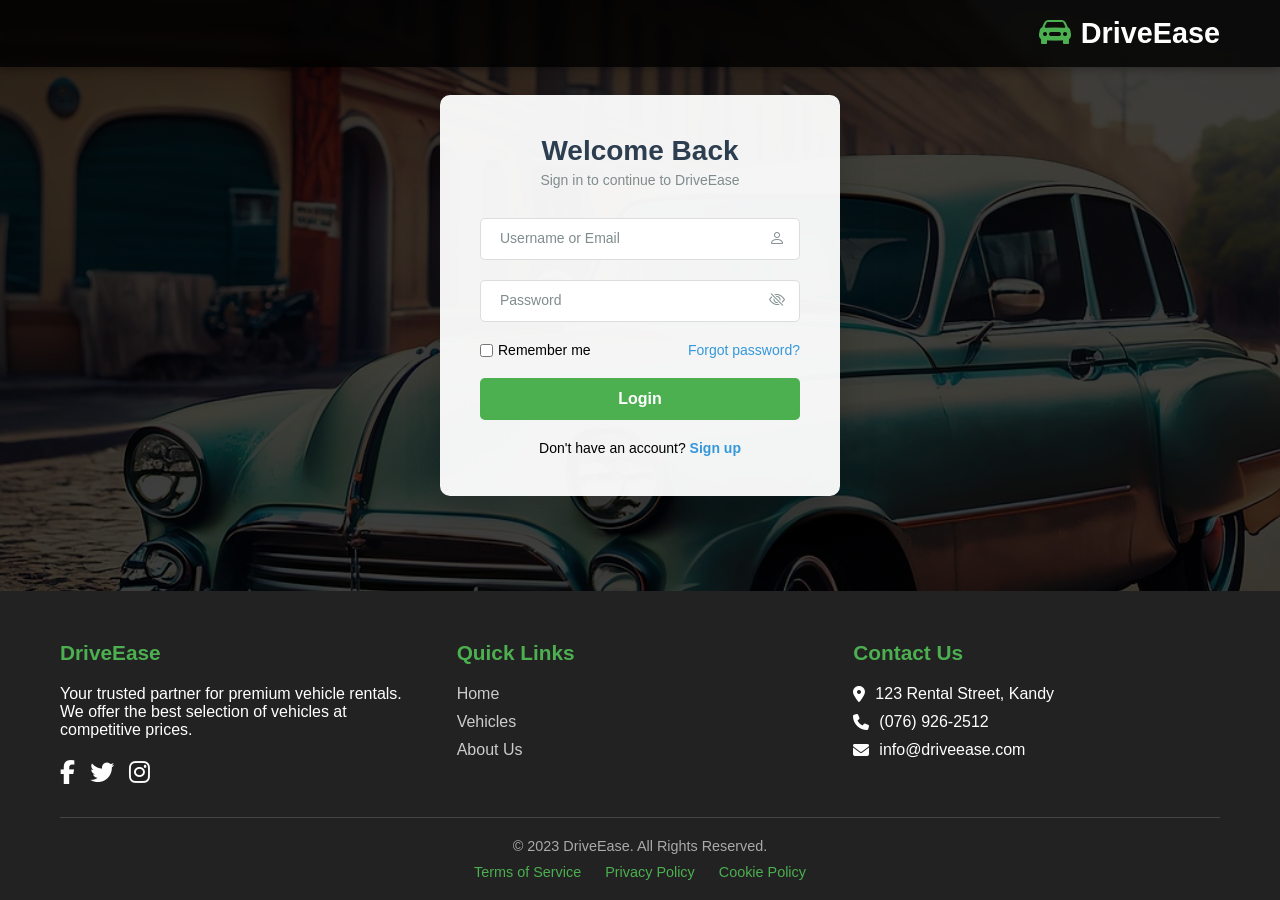
<file: logging form.html>
<!DOCTYPE html>
<html lang="en">
<head>
    <meta charset="UTF-8">
    <meta name="viewport" content="width=device-width, initial-scale=1.0">
    <title>DriveEase - Login</title>
    <link rel="stylesheet" href="https://cdn.jsdelivr.net/npm/bootstrap-icons/font/bootstrap-icons.css">
    <link rel="stylesheet" href="https://cdnjs.cloudflare.com/ajax/libs/font-awesome/6.4.0/css/all.min.css">
    <style>
        * {
            margin: 0;
            padding: 0;
            box-sizing: border-box;
            font-family: 'Segoe UI', Tahoma, Geneva, Verdana, sans-serif;
        }

        body {
            background-image: linear-gradient(rgba(0, 0, 0, 0.5), rgba(0, 0, 0, 0.5)), url('images/car1.jpg');
            background-size: cover;
            background-position: center;
            background-repeat: no-repeat;
            min-height: 100vh;
            display: flex;
            flex-direction: column;
            position: relative;
        }

        body::before {
            content: '';
            position: absolute;
            top: 0;
            left: 0;
            width: 100%;
            height: 100%;
            background-color: rgba(0, 0, 0, 0.5);
            z-index: 0;
        }

        .container {
            width: 100%;
            max-width: 1200px;
            margin: 0 auto;
            padding: 0 20px;
        }

        nav {
            background-color: rgba(0, 0, 0, 0.8);
            color: white;
            padding: 15px 0;
            position: fixed;
            width: 100%;
            top: 0;
            z-index: 1000;
            backdrop-filter: blur(5px);
            box-shadow: 0 2px 10px rgba(0, 0, 0, 0.3);
        }

        .nav-container {
            display: flex;
            justify-content: space-between;
            align-items: center;
        }

        .logo {
            display: flex;
            align-items: center;
            font-size: 1.8rem;
            font-weight: bold;
            color: #fff;
            text-decoration: none;
            gap: 10px;
        }

        .logo i {
            font-size: 2rem;
            color: #4CAF50;
        }

        /* Standardized Dropdown CSS */
        .dropdown {
            position: relative;
            display: inline-block;
        }

        .dropdown-content {
            display: none;
            position: absolute;
            left: 0;
            top: 50px;
            background-color: rgba(0, 0, 0, 0.9);
            min-width: 200px;
            box-shadow: 0 8px 16px rgba(0, 0, 0, 0.2);
            z-index: 1000;
            border-radius: 5px;
            overflow: hidden;
            transition: all 0.3s ease-in-out;
        }

        .dropdown.active .dropdown-content {
            display: block;
            animation: none;
        }

        .dropdown-content a {
            color: white;
            padding: 12px 16px;
            text-decoration: none;
            display: block;
            transition: background-color 0.3s;
            text-align: left;
        }

        .dropdown-content a:hover {
            background-color: #4CAF50;
        }

        .menu-btn {
            background: none;
            border: none;
            color: white;
            font-size: 1.5rem;
            cursor: pointer;
            display: none;
        }

        @media (max-width: 992px) {
            .menu-btn {
                display: block;
            }

            .dropdown {
                position: static;
            }

            .dropdown-content {
                position: static;
                display: none;
                width: 100%;
                box-shadow: none;
                background-color: transparent;
            }

            .dropdown.active .dropdown-content {
                display: block;
            }
        }

        .main-content {
            flex: 1;
            display: flex;
            justify-content: center;
            align-items: center;
            padding: 80px 20px;
        }

        .login-container {
            background-color: rgba(255, 255, 255, 0.95);
            padding: 40px;
            border-radius: 10px;
            box-shadow: 0 15px 35px rgba(0, 0, 0, 0.2);
            width: 400px;
            max-width: 90%;
            position: relative;
            z-index: 1;
            transform: translateY(20px);
            opacity: 0;
            animation: fadeInUp 0.8s ease-out forwards;
        }

        @keyframes fadeInUp {
            from {
                opacity: 0;
                transform: translateY(20px);
            }
            to {
                opacity: 1;
                transform: translateY(0);
            }
        }

        .title {
            text-align: center;
            margin-bottom: 30px;
        }

        .title h1 {
            color: #2c3e50;
            font-size: 28px;
            font-weight: 700;
            margin-bottom: 5px;
        }

        .title p {
            color: #7f8c8d;
            font-size: 14px;
        }

        .form-group {
            margin-bottom: 20px;
            position: relative;
        }

        .form-group input {
            width: 100%;
            padding: 12px 40px 12px 15px;
            border: 1px solid #ddd;
            border-radius: 5px;
            font-size: 14px;
            transition: all 0.3s;
        }

        .form-group input:focus {
            border-color: #3498db;
            box-shadow: 0 0 0 3px rgba(52, 152, 219, 0.2);
            outline: none;
        }

        .form-group label {
            position: absolute;
            top: 12px;
            left: 15px;
            color: #7f8c8d;
            font-size: 14px;
            transition: all 0.3s;
            pointer-events: none;
            background-color: white;
            padding: 0 5px;
        }

        .form-group input:focus + label,
        .form-group input:not(:placeholder-shown) + label {
            top: -10px;
            font-size: 12px;
            color: #3498db;
        }

        .input-icon {
            position: absolute;
            right: 15px;
            top: 50%;
            transform: translateY(-50%);
            color: #7f8c8d;
            cursor: pointer;
        }

        .remember-forgot {
            display: flex;
            justify-content: space-between;
            align-items: center;
            margin-bottom: 20px;
            font-size: 14px;
        }

        .remember-me {
            display: flex;
            align-items: center;
        }

        .remember-me input {
            margin-right: 5px;
        }

        .forgot-password a {
            color: #3498db;
            text-decoration: none;
        }

        .forgot-password a:hover {
            text-decoration: underline;
        }

        .login-btn {
            width: 100%;
            padding: 12px;
            background-color: #4CAF50;
            color: white;
            border: none;
            border-radius: 5px;
            font-size: 16px;
            font-weight: 600;
            cursor: pointer;
            transition: all 0.3s;
        }

        .login-btn:hover {
            background-color: #3e8e41;
            transform: translateY(-2px);
            box-shadow: 0 5px 15px rgba(0, 0, 0, 0.1);
        }

        .signup-link {
            text-align: center;
            margin-top: 20px;
            font-size: 14px;
        }

        .signup-link a {
            color: #3498db;
            text-decoration: none;
            font-weight: 600;
        }

        .signup-link a:hover {
            text-decoration: underline;
        }

        .animate {
            opacity: 0;
            transform: translateY(20px);
            animation: fadeInUp 0.5s ease-out forwards;
        }

        .error-message {
            color: #e74c3c;
            font-size: 12px;
            margin-top: 5px;
            display: none;
        }
        
        .input-error {
            border-color: #e74c3c !important;
            box-shadow: 0 0 0 3px rgba(231, 76, 60, 0.2) !important;
        }

        footer {
            background-color: #222;
            color: #fff;
            padding: 50px 0 20px;
            position: relative;
            z-index: 2;
        }

        .footer-content {
            display: grid;
            grid-template-columns: repeat(auto-fit, minmax(250px, 1fr));
            gap: 30px;
            margin-bottom: 30px;
        }

        .footer-column h3 {
            font-size: 1.3rem;
            margin-bottom: 20px;
            color: #4CAF50;
        }

        .footer-column ul {
            list-style: none;
        }

        .footer-column ul li {
            margin-bottom: 10px;
            display: flex;
            align-items: center;
            gap: 10px;
        }

        .footer-column ul li a {
            color: #ccc;
            text-decoration: none;
            transition: color 0.3s;
        }

        .footer-column ul li a:hover {
            color: #4CAF50;
        }

        .social-links {
            display: flex;
            gap: 15px;
            margin-top: 20px;
        }

        .social-links a {
            color: #fff;
            font-size: 1.5rem;
            transition: color 0.3s;
        }

        .social-links a:hover {
            color: #4CAF50;
        }

        .footer-bottom {
            text-align: center;
            padding-top: 20px;
            border-top: 1px solid #444;
            color: #aaa;
            font-size: 0.9rem;
        }

        .terms {
            margin-top: 10px;
        }

        .terms a {
            color: #4CAF50;
            text-decoration: none;
            margin: 0 10px;
        }

        @media (max-width: 768px) {
            .logo {
                font-size: 1.5rem;
                margin-left: 0;
            }
            
            .footer-content {
                grid-template-columns: 1fr;
                text-align: center;
            }
            
            .footer-column ul li {
                justify-content: center;
            }
            
            .social-links {
                justify-content: center;
            }
        }

        @media (max-width: 480px) {
            .login-container {
                padding: 30px 20px;
            }
            
            .title h1 {
                font-size: 24px;
            }
            
            .remember-forgot {
                flex-direction: column;
                align-items: flex-start;
                gap: 10px;
            }
        }
    </style>
</head>
<body>
    <nav>
        <div class="container nav-container">
            <div class="dropdown">
                <button class="menu-btn" id="menuBtn">
                    <i class="fas fa-bars"></i>
                </button>
                <div class="dropdown-content" id="dropdownContent">
                    <a href="home page.html">Home</a>
                    <a href="vehicle type.html">Vehicles</a>
                    <a href="aboutus.html">About Us</a>
                    <a href="contact us page.html">Contact</a>
                </div>
            </div>
            
            <a href="home page.html" class="logo">
                <i class="bi bi-car-front-fill"></i> 
                DriveEase
            </a>
        </div>
    </nav>

    <main class="main-content">
        <div class="login-container">
            <div class="title">
                <h1>Welcome Back</h1>
                <p>Sign in to continue to DriveEase</p>
            </div>
            
            <form id="loginForm">
                <div class="form-group animate">
                    <input type="text" id="username" placeholder=" " required>
                    <label for="username">Username or Email</label>
                    <i class="bi bi-person input-icon"></i>
                    <div class="error-message" id="username-error">Please enter a valid username or email</div>
                </div>
                
                <div class="form-group animate">
                    <input type="password" id="password" placeholder=" " required>
                    <label for="password">Password</label>
                    <i class="bi bi-eye-slash input-icon" id="togglePassword"></i>
                    <div class="error-message" id="password-error">Password must be at least 8 characters</div>
                </div>
                
                <div class="remember-forgot animate">
                    <div class="remember-me">
                        <input type="checkbox" id="remember">
                        <label for="remember">Remember me</label>
                    </div>
                    <div class="forgot-password">
                        <a href="forgot-password.html">Forgot password?</a>
                    </div>
                </div>
                
                <button type="submit" class="login-btn animate">Login</button>
                
                <div class="signup-link animate">
                    Don't have an account? <a href="register.html">Sign up</a>
                </div>
            </form>
        </div>
    </main>

    <footer>
        <div class="container">
            <div class="footer-content">
                <div class="footer-column">
                    <h3>DriveEase</h3>
                    <p>Your trusted partner for premium vehicle rentals. We offer the best selection of vehicles at competitive prices.</p>
                    <div class="social-links">
                        <a href="#"><i class="fab fa-facebook-f"></i></a>
                        <a href="#"><i class="fab fa-twitter"></i></a>
                        <a href="#"><i class="fab fa-instagram"></i></a>
                    </div>
                </div>
                
                <div class="footer-column">
                    <h3>Quick Links</h3>
                    <ul>
                        <li><a href="home page.html">Home</a></li>
                        <li><a href="vehicle type.html">Vehicles</a></li>
                        <li><a href="aboutus.html">About Us</a></li>
                    </ul>
                </div>
                
                <div class="footer-column">
                    <h3>Contact Us</h3>
                    <ul>
                        <li><i class="fas fa-map-marker-alt"></i> 123 Rental Street, Kandy</li>
                        <li><i class="fas fa-phone"></i> (076) 926-2512</li>
                        <li><i class="fas fa-envelope"></i> info@driveease.com</li>
                    </ul>
                </div>
            </div>
            
            <div class="footer-bottom">
                <p>&copy; 2023 DriveEase. All Rights Reserved.</p>
                <div class="terms">
                    <a href="terms.html">Terms of Service</a>
                    <a href="privacy.html">Privacy Policy</a>
                    <a href="cookies.html">Cookie Policy</a>
                </div>
            </div>
        </div>
    </footer>

    <script>
        document.addEventListener('DOMContentLoaded', function() {
            // Initialize animations
            const animateElements = document.querySelectorAll('.animate');
            animateElements.forEach((element, index) => {
                element.style.animationDelay = `${index * 0.1 + 0.3}s`;
            });

            // Password toggle functionality
            const togglePassword = document.getElementById('togglePassword');
            const passwordInput = document.getElementById('password');
            
            togglePassword.addEventListener('click', function() {
                const type = passwordInput.type === 'password' ? 'text' : 'password';
                passwordInput.type = type;
                this.classList.toggle('bi-eye');
                this.classList.toggle('bi-eye-slash');
            });

            // Form validation
            const loginForm = document.getElementById('loginForm');
            
            loginForm.addEventListener('submit', function(e) {
                e.preventDefault();
                
                const username = document.getElementById('username').value.trim();
                const password = document.getElementById('password').value.trim();
                const rememberMe = document.getElementById('remember').checked;
                let isValid = true;

                // Clear previous errors
                document.querySelectorAll('.error-message').forEach(error => {
                    error.style.display = 'none';
                });
                document.querySelectorAll('input').forEach(input => {
                    input.classList.remove('input-error');
                });

                // Validate username/email
                if (!username) {
                    document.getElementById('username-error').textContent = 'Username or email is required';
                    document.getElementById('username-error').style.display = 'block';
                    document.getElementById('username').classList.add('input-error');
                    isValid = false;
                } else if (!validateUsername(username) && !validateEmail(username)) {
                    document.getElementById('username-error').textContent = 'Please enter a valid username or email';
                    document.getElementById('username-error').style.display = 'block';
                    document.getElementById('username').classList.add('input-error');
                    isValid = false;
                }

                // Validate password
                if (!password) {
                    document.getElementById('password-error').textContent = 'Password is required';
                    document.getElementById('password-error').style.display = 'block';
                    document.getElementById('password').classList.add('input-error');
                    isValid = false;
                } else if (password.length < 8) {
                    document.getElementById('password-error').textContent = 'Password must be at least 8 characters';
                    document.getElementById('password-error').style.display = 'block';
                    document.getElementById('password').classList.add('input-error');
                    isValid = false;
                }

                // If valid, proceed with login
                if (isValid) {
                    // Save to localStorage if remember me is checked
                    if (rememberMe) {
                        localStorage.setItem('rememberedUsername', username);
                    } else {
                        localStorage.removeItem('rememberedUsername');
                    }
                    
                    // Here you would typically make an authentication request
                    // For demo purposes, we'll redirect after a short delay
                    this.querySelector('.login-btn').textContent = 'Logging in...';
                    this.querySelector('.login-btn').disabled = true;
                    
                    setTimeout(() => {
                        window.location.href = 'home page.html';
                    }, 1500);
                }
            });

            // Check for remembered username
            const rememberedUsername = localStorage.getItem('rememberedUsername');
            if (rememberedUsername) {
                document.getElementById('username').value = rememberedUsername;
                document.getElementById('remember').checked = true;
            }

            // Validation helper functions
            function validateEmail(email) {
                const re = /^[^\s@]+@[^\s@]+\.[^\s@]+$/;
                return re.test(String(email).toLowerCase());
            }

            function validateUsername(username) {
                return /^[a-zA-Z0-9_]{4,20}$/.test(username);
            }
        });

        // Mobile Menu Toggle
        document.addEventListener('DOMContentLoaded', function() {
            const menuBtn = document.getElementById('menuBtn');
            const dropdown = document.querySelector('.dropdown');
            
            if (menuBtn && dropdown) {
                menuBtn.addEventListener('click', function(e) {
                    e.stopPropagation();
                    dropdown.classList.toggle('active');
                });

                document.addEventListener('click', function() {
                    dropdown.classList.remove('active');
                });
            }
        });
    </script>
</body>
</html>
</file>
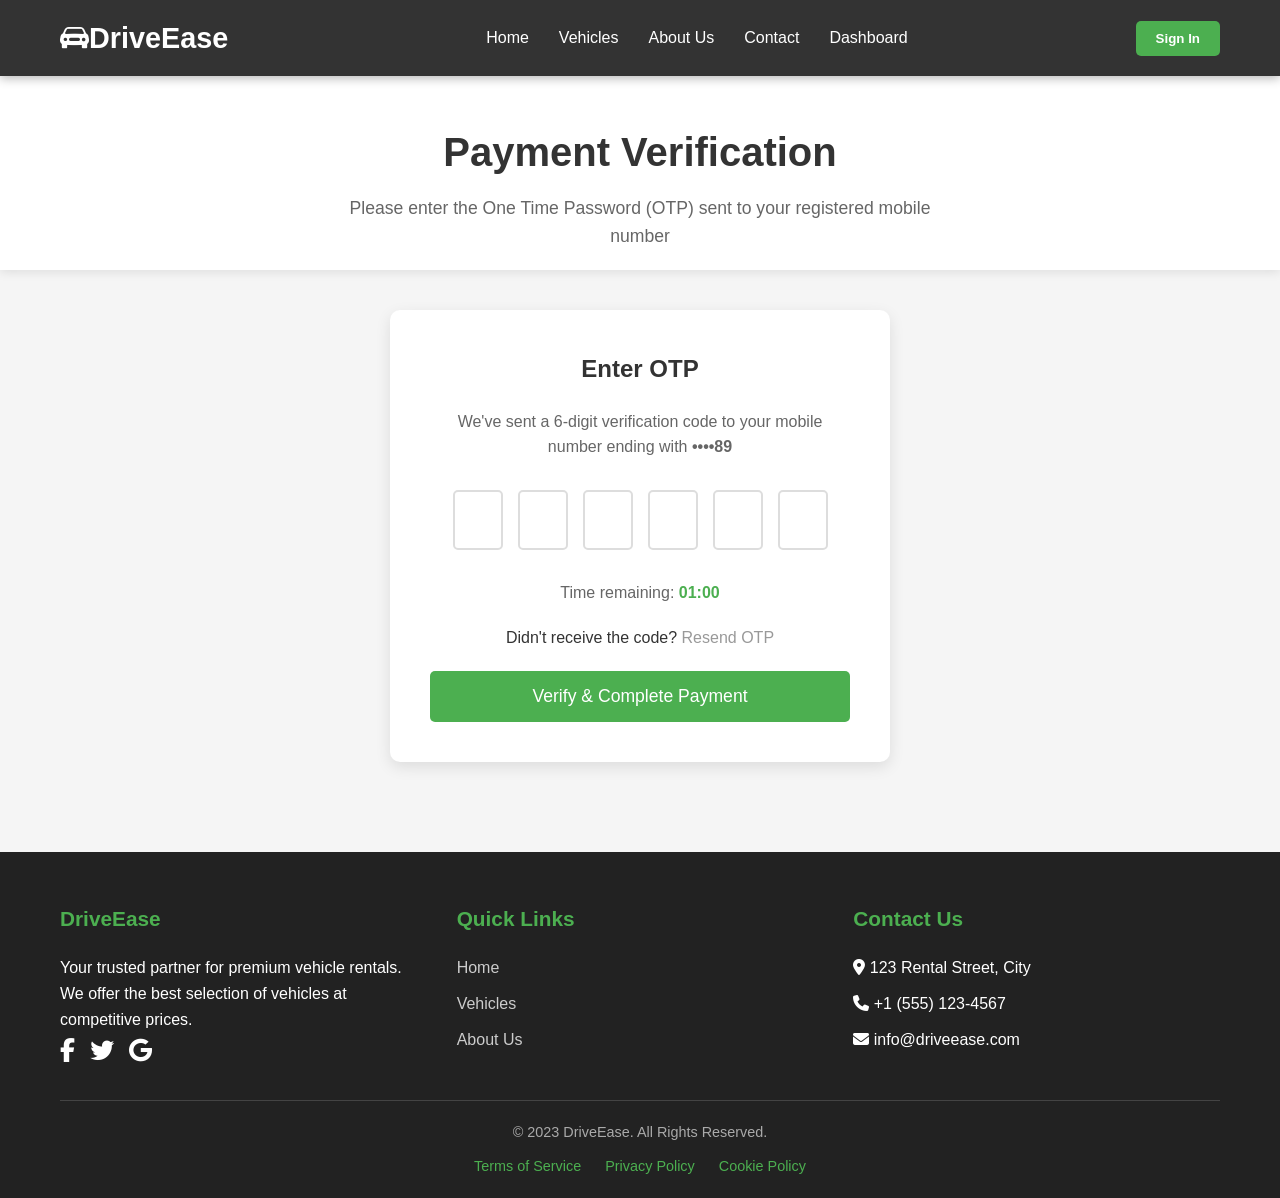
<file: Otp.html>
<!DOCTYPE html>
<html lang="en">
<head>
    <meta charset="UTF-8">
    <meta name="viewport" content="width=device-width, initial-scale=1.0">
    <title>DriveEase - Payment Verification</title>
    <link rel="stylesheet" href="https://cdnjs.cloudflare.com/ajax/libs/font-awesome/6.4.0/css/all.min.css">
    <link rel="stylesheet" href="https://cdn.jsdelivr.net/npm/bootstrap-icons/font/bootstrap-icons.css">
    <style>
        /* Base Styles */
        * {
            margin: 0;
            padding: 0;
            box-sizing: border-box;
            font-family: 'Segoe UI', Tahoma, Geneva, Verdana, sans-serif;
        }

        body {
            background-color: #f5f5f5;
            color: #333;
            line-height: 1.6;
            display: flex;
            flex-direction: column;
            min-height: 100vh;
        }

        .container {
            width: 100%;
            max-width: 1200px;
            margin: 0 auto;
            padding: 0 20px;
        }

        /* Navigation Bar (Standardized) */
        nav {
            background-color: rgba(0, 0, 0, 0.8);
            color: white;
            padding: 15px 0;
            position: fixed;
            width: 100%;
            top: 0;
            z-index: 1000;
            backdrop-filter: blur(5px);
            box-shadow: 0 2px 10px rgba(0, 0, 0, 0.3);
        }

        .nav-container {
            display: flex;
            justify-content: space-between;
            align-items: center;
        }

        .logo {
            display: flex;
            align-items: center;
            font-size: 1.8rem;
            font-weight: bold;
            color: #fff;
            text-decoration: none;
        }

        .nav-links {
            display: flex;
            list-style: none;
        }

        .nav-links li {
            margin-left: 30px;
        }

        .nav-links a {
            color: white;
            text-decoration: none;
            font-weight: 500;
            transition: color 0.3s;
        }

        .nav-links a:hover {
            color: #4CAF50;
        }

        .account-btn {
            background-color: #4CAF50;
            color: white;
            border: none;
            padding: 10px 20px;
            border-radius: 5px;
            cursor: pointer;
            font-weight: 600;
            transition: background-color 0.3s;
        }

        .account-btn:hover {
            background-color: #45a049;
        }

        /* Mobile Dropdown styles */
        .dropdown {
            position: relative;
            display: none;
        }

        .menu-btn {
            background: none;
            border: none;
            color: white;
            font-size: 1.5rem;
            cursor: pointer;
        }

        .dropdown-content {
            display: none;
            position: absolute;
            background-color: #333;
            min-width: 160px;
            box-shadow: 0px 8px 16px 0px rgba(0,0,0,0.2);
            z-index: 1;
            right: 0;
            top: 40px;
            border-radius: 5px;
        }

        .dropdown-content a {
            color: white;
            padding: 12px 16px;
            text-decoration: none;
            display: block;
        }

        .dropdown.active .dropdown-content {
            display: block;
        }

        @media (max-width: 992px) {
            .nav-links { display: none; }
            .dropdown { display: block; }
        }

        /* Header Adjustment */
        .page-header {
            text-align: center;
            padding: 120px 0 20px;
            background-color: #fff;
            box-shadow: 0 2px 10px rgba(0, 0, 0, 0.1);
        }

        .page-header h1 {
            font-size: 2.5rem;
            color: #333;
            margin-bottom: 10px;
            animation: fadeIn 1s;
        }

        .page-header p {
            color: #666;
            font-size: 1.1rem;
            max-width: 600px;
            margin: 0 auto;
            animation: fadeIn 1.2s;
        }

        /* OTP Verification Section */
        .otp-section {
            max-width: 500px;
            margin: 40px auto;
            background: #fff;
            padding: 40px;
            border-radius: 10px;
            box-shadow: 0 5px 15px rgba(0, 0, 0, 0.1);
            text-align: center;
            animation: slideInUp 0.8s;
        }

        .otp-title {
            font-size: 1.5rem;
            margin-bottom: 20px;
            color: #333;
        }

        .otp-message {
            color: #666;
            margin-bottom: 30px;
        }

        .otp-inputs {
            display: flex;
            justify-content: center;
            gap: 15px;
            margin-bottom: 30px;
        }

        .otp-input {
            width: 50px;
            height: 60px;
            text-align: center;
            font-size: 1.5rem;
            border: 2px solid #ddd;
            border-radius: 5px;
            transition: all 0.3s;
        }

        .otp-input:focus {
            border-color: #4CAF50;
            box-shadow: 0 0 0 3px rgba(76, 175, 80, 0.2);
            outline: none;
            transform: translateY(-2px);
        }

        .timer {
            margin-bottom: 20px;
            font-size: 1rem;
            color: #666;
        }

        .timer span {
            color: #4CAF50;
            font-weight: bold;
        }

        .resend-link {
            color: #4CAF50;
            text-decoration: none;
            font-weight: 500;
            cursor: pointer;
            transition: color 0.3s;
        }

        .resend-link:hover {
            color: #45a049;
            text-decoration: underline;
        }

        .resend-link.disabled {
            color: #999;
            cursor: not-allowed;
            text-decoration: none;
        }

        .verify-btn {
            background-color: #4CAF50;
            color: white;
            border: none;
            padding: 15px 30px;
            font-size: 1.1rem;
            border-radius: 5px;
            cursor: pointer;
            transition: all 0.3s;
            width: 100%;
            margin-top: 20px;
        }

        .verify-btn:hover {
            background-color: #45a049;
            transform: translateY(-2px);
            box-shadow: 0 5px 15px rgba(0, 0, 0, 0.1);
        }

        .verify-btn:active {
            transform: translateY(0);
        }

        /* Success Section (initially hidden) */
        .success-section {
            max-width: 600px;
            margin: 40px auto;
            background: #fff;
            padding: 40px;
            border-radius: 10px;
            box-shadow: 0 5px 15px rgba(0, 0, 0, 0.1);
            text-align: center;
            display: none;
            animation: fadeIn 0.8s;
        }

        .success-icon {
            font-size: 5rem;
            color: #4CAF50;
            margin-bottom: 20px;
            animation: bounce 1s;
        }

        .success-title {
            font-size: 2rem;
            margin-bottom: 15px;
            color: #333;
        }

        .success-message {
            color: #666;
            margin-bottom: 30px;
            font-size: 1.1rem;
        }

        /* E-Receipt */
        .e-receipt {
            background: #f9f9f9;
            border-radius: 8px;
            padding: 25px;
            margin: 30px 0;
            text-align: left;
            border: 1px solid #eee;
            animation: slideInUp 0.8s;
        }

        .receipt-title {
            font-size: 1.3rem;
            margin-bottom: 20px;
            color: #333;
            border-bottom: 1px solid #ddd;
            padding-bottom: 10px;
        }

        .receipt-row {
            display: flex;
            justify-content: space-between;
            margin-bottom: 10px;
        }

        .receipt-label {
            color: #666;
        }

        .receipt-value {
            font-weight: 500;
        }

        .receipt-total {
            font-weight: bold;
            font-size: 1.2rem;
            margin-top: 15px;
            padding-top: 10px;
            border-top: 1px dashed #ddd;
        }

        .home-btn {
            background-color: #333;
            color: white;
            border: none;
            padding: 12px 25px;
            font-size: 1rem;
            border-radius: 5px;
            cursor: pointer;
            transition: all 0.3s;
            margin-top: 20px;
            display: inline-block;
        }

        .home-btn:hover {
            background-color: #444;
            transform: translateY(-2px);
            box-shadow: 0 5px 15px rgba(0, 0, 0, 0.1);
        }

        /* Footer (Same as before) */
        footer {
            background-color: #222;
            color: #fff;
            padding: 50px 0 20px;
            margin-top: 50px;
        }

        .footer-content {
            display: grid;
            grid-template-columns: repeat(auto-fit, minmax(250px, 1fr));
            gap: 30px;
            margin-bottom: 30px;
        }

        .footer-column h3 {
            font-size: 1.3rem;
            margin-bottom: 20px;
            color: #4CAF50;
        }

        .footer-column ul {
            list-style: none;
        }

        .footer-column ul li {
            margin-bottom: 10px;
        }

        .footer-column ul li a {
            color: #ccc;
            text-decoration: none;
            transition: color 0.3s;
        }

        .footer-column ul li a:hover {
            color: #4CAF50;
        }

        .social-links {
            display: flex;
            gap: 15px;
        }

        .social-links a {
            color: #fff;
            font-size: 1.5rem;
            transition: color 0.3s;
        }

        .social-links a:hover {
            color: #4CAF50;
        }

        .footer-bottom {
            text-align: center;
            padding-top: 20px;
            border-top: 1px solid #444;
            color: #aaa;
            font-size: 0.9rem;
        }

        .terms {
            margin-top: 10px;
        }

        .terms a {
            color: #4CAF50;
            text-decoration: none;
            margin: 0 10px;
        }

        /* Animations */
        @keyframes fadeIn {
            from { opacity: 0; }
            to { opacity: 1; }
        }

        @keyframes slideInUp {
            from {
                transform: translateY(50px);
                opacity: 0;
            }
            to {
                transform: translateY(0);
                opacity: 1;
            }
        }

        @keyframes bounce {
            0%, 20%, 50%, 80%, 100% {
                transform: translateY(0);
            }
            40% {
                transform: translateY(-20px);
            }
            60% {
                transform: translateY(-10px);
            }
        }

        /* Responsive Design */
        @media (max-width: 768px) {
            .page-header h1 {
                font-size: 2rem;
            }
            
            .otp-section, .success-section {
                padding: 30px 20px;
            }
            
            .otp-inputs {
                gap: 10px;
            }
            
            .otp-input {
                width: 45px;
                height: 55px;
                font-size: 1.3rem;
            }
        }

        @media (max-width: 480px) {
            .page-header h1 {
                font-size: 1.8rem;
            }
            
            .otp-inputs {
                gap: 8px;
            }
            
            .otp-input {
                width: 40px;
                height: 50px;
                font-size: 1.2rem;
            }
            
            .e-receipt {
                padding: 15px;
            }
        }
    </style>
</head>
<body>
    <!-- Navigation Bar -->
    <nav>
        <div class="container nav-container">
            <div class="dropdown">
                <button class="menu-btn" id="menuBtn">
                    <i class="fas fa-bars"></i>
                </button>
                <div class="dropdown-content" id="dropdownContent">
                    <a href="home page.html">Home</a>
                    <a href="vehicle type.html">Vehicles</a>
                    <a href="aboutus.html">About Us</a>
                    <a href="contact us page.html">Contact</a>
                </div>
            </div>
            
            <a href="home page.html" class="logo">
                <i class="bi bi-car-front-fill"></i> 
                DriveEase
            </a>
            
            <ul class="nav-links">
                <li><a href="home page.html">Home</a></li>
                <li><a href="vehicle type.html">Vehicles</a></li>
                <li><a href="aboutus.html">About Us</a></li>
                <li><a href="contact us page.html">Contact</a></li>
                <li><a href="dashboard.html">Dashboard</a></li>
            </ul>
            
            <button class="account-btn" onclick="window.location.href='logging form.html'">Sign In</button>
        </div>
    </nav>

    <!-- Page Header -->
    <header class="page-header">
        <div class="container">
            <h1>Payment Verification</h1>
            <p>Please enter the One Time Password (OTP) sent to your registered mobile number</p>
        </div>
    </header>

    <!-- OTP Verification Section -->
    <div class="container">
        <div class="otp-section" id="otpSection">
            <h2 class="otp-title">Enter OTP</h2>
            <p class="otp-message">We've sent a 6-digit verification code to your mobile number ending with <strong>••••89</strong></p>
            
            <div class="otp-inputs">
                <input type="text" class="otp-input" maxlength="1" data-index="1">
                <input type="text" class="otp-input" maxlength="1" data-index="2">
                <input type="text" class="otp-input" maxlength="1" data-index="3">
                <input type="text" class="otp-input" maxlength="1" data-index="4">
                <input type="text" class="otp-input" maxlength="1" data-index="5">
                <input type="text" class="otp-input" maxlength="1" data-index="6">
            </div>
            
            <div class="timer">
                Time remaining: <span id="countdown">01:00</span>
            </div>
            
            <p>
                Didn't receive the code? 
                <a href="#" class="resend-link disabled" id="resendLink">Resend OTP</a>
            </p>
            
            <button class="verify-btn" id="verifyBtn">Verify & Complete Payment</button>
        </div>
        
        <!-- Success Section (initially hidden) -->
        <div class="success-section" id="successSection">
            <div class="success-icon">
                <i class="fas fa-check-circle"></i>
            </div>
            <h2 class="success-title">Payment Successful!</h2>
            <p class="success-message">Your payment has been processed successfully. Below is your e-receipt.</p>
            
            <div class="e-receipt">
                <h3 class="receipt-title">Payment Receipt</h3>
                
                <div class="receipt-row">
                    <span class="receipt-label">Transaction ID:</span>
                    <span class="receipt-value">DRV20230615892</span>
                </div>
                
                <div class="receipt-row">
                    <span class="receipt-label">Date & Time:</span>
                    <span class="receipt-value">June 15, 2023 • 14:30</span>
                </div>
                
                <div class="receipt-row">
                    <span class="receipt-label">Vehicle:</span>
                    <span class="receipt-value" id="receiptVehicle">BMW X5</span>
                </div>
                
                <div class="receipt-row">
                    <span class="receipt-label">Model/Type:</span>
                    <span class="receipt-value" id="receiptModel">SUV (2023)</span>
                </div>
                
                <div class="receipt-row">
                    <span class="receipt-label">Rental Period:</span>
                    <span class="receipt-value" id="receiptPeriod">Jun 15, 2023 - Jun 20, 2023</span>
                </div>
                
                <div class="receipt-row">
                    <span class="receipt-label">Payment Method:</span>
                    <span class="receipt-value">VISA •••• 3456</span>
                </div>
                
                <div class="receipt-row">
                    <span class="receipt-label">Amount Paid:</span>
                    <span class="receipt-value" id="receiptTotal">LKR4643.75</span>
                </div>
                
                <div class="receipt-row receipt-total">
                    <span class="receipt-label">Status:</span>
                    <span class="receipt-value" style="color: #4CAF50;">Completed</span>
                </div>
            </div>
            
            <button class="home-btn" id="homeBtn">Return to Homepage</button>
        </div>
    </div>

    <!-- Footer -->
    <footer>
        <div class="container">
            <div class="footer-content">
                <div class="footer-column">
                    <h3>DriveEase</h3>
                    <p>Your trusted partner for premium vehicle rentals. We offer the best selection of vehicles at competitive prices.</p>
                    <div class="social-links">
                        <a href="#"><i class="fab fa-facebook-f"></i></a>
                        <a href="#"><i class="fab fa-twitter"></i></a>
                        <a href="#"><i class="fab fa-google"></i></a>
                    </div>
                </div>
                
                <div class="footer-column">
                    <h3>Quick Links</h3>
                    <ul>
                        <li><a href="home page.html">Home</a></li>
                        <li><a href="vehicle type.html">Vehicles</a></li>
                        <li><a href="aboutus.html">About Us</a></li>
                    </ul>
                </div>
                
                <div class="footer-column">
                    <h3>Contact Us</h3>
                    <ul>
                        <li><i class="fas fa-map-marker-alt"></i> 123 Rental Street, City</li>
                        <li><i class="fas fa-phone"></i> +1 (555) 123-4567</li>
                        <li><i class="fas fa-envelope"></i> info@driveease.com</li>
                    </ul>
                </div>
            </div>
            
            <div class="footer-bottom">
                <p>&copy; 2023 DriveEase. All Rights Reserved.</p>
                <div class="terms">
                    <a href="#">Terms of Service</a>
                    <a href="#">Privacy Policy</a>
                    <a href="#">Cookie Policy</a>
                </div>
            </div>
        </div>
    </footer>

    <script>
        // OTP Input Handling
        const otpInputs = document.querySelectorAll('.otp-input');
        
        otpInputs.forEach((input, index) => {
            input.addEventListener('input', (e) => {
                // Auto-focus to next input
                if (e.target.value.length === 1 && index < otpInputs.length - 1) {
                    otpInputs[index + 1].focus();
                }
                
                // Validate input (numbers only)
                e.target.value = e.target.value.replace(/\D/g, '');
            });
            
            // Handle backspace
            input.addEventListener('keydown', (e) => {
                if (e.key === 'Backspace' && e.target.value.length === 0 && index > 0) {
                    otpInputs[index - 1].focus();
                }
            });
        });

        // Countdown Timer
        let timeLeft = 60;
        const countdownElement = document.getElementById('countdown');
        const resendLink = document.getElementById('resendLink');
        
        function updateCountdown() {
            const minutes = Math.floor(timeLeft / 60);
            const seconds = timeLeft % 60;
            
            countdownElement.textContent = `${minutes.toString().padStart(2, '0')}:${seconds.toString().padStart(2, '0')}`;
            
            if (timeLeft <= 0) {
                resendLink.classList.remove('disabled');
                resendLink.textContent = 'Resend OTP';
                clearInterval(timerInterval);
            } else {
                timeLeft--;
            }
        }
        
        let timerInterval = setInterval(updateCountdown, 1000);
        
        // Resend OTP
        resendLink.addEventListener('click', function(e) {
            e.preventDefault();
            
            if (!this.classList.contains('disabled')) {
                // Reset timer
                timeLeft = 60;
                timerInterval = setInterval(updateCountdown, 1000);
                
                // Disable resend link
                this.classList.add('disabled');
                this.textContent = 'Resend OTP';
                
                // Clear OTP inputs
                otpInputs.forEach(input => {
                    input.value = '';
                });
                otpInputs[0].focus();
                
                // Show message (in a real app, you would resend the OTP here)
                alert('A new OTP has been sent to your mobile number.');
            }
        });

        // Verify OTP
        const verifyBtn = document.getElementById('verifyBtn');
        const otpSection = document.getElementById('otpSection');
        const successSection = document.getElementById('successSection');
        
        verifyBtn.addEventListener('click', function() {
            // Get OTP value
            let otp = '';
            otpInputs.forEach(input => {
                otp += input.value;
            });
            
            // Validate OTP (in a real app, you would verify with your backend)
            if (otp.length === 6) {
                // For demo purposes, any 6-digit code will work
                otpSection.style.display = 'none';
                successSection.style.display = 'block';
                
                // Clear the timer
                clearInterval(timerInterval);
            } else {
                alert('Please enter a valid 6-digit OTP code.');
            }
        });

        // Return to Home
        const homeBtn = document.getElementById('homeBtn');
        
        homeBtn.addEventListener('click', function() {
            window.location.href = 'home page.html';
        });

        // Mobile Menu Toggle
        document.getElementById('menuBtn').addEventListener('click', function(e) {
            e.stopPropagation();
            document.querySelector('.dropdown').classList.toggle('active');
        });

        document.addEventListener('click', function() {
            document.querySelector('.dropdown').classList.remove('active');
        });

        // Dynamic Receipt Data Loading
        document.addEventListener('DOMContentLoaded', () => {
            const params = new URLSearchParams(window.location.search);
            
            // Generate a random transaction ID
            const transId = 'DRV' + Math.floor(Math.random() * 900000000 + 100000000);
            document.querySelector('.receipt-value').innerText = transId;
            
            // Set current date
            const now = new Date();
            const dateStr = now.toLocaleDateString('en-US', { month: 'long', day: 'numeric', year: 'numeric' }) + ' • ' + now.getHours() + ':' + now.getMinutes().toString().padStart(2, '0');
            document.querySelectorAll('.receipt-value')[1].innerText = dateStr;

            if (params.has('title')) {
                document.getElementById('receiptVehicle').innerText = params.get('title');
                
                if (params.has('model')) {
                    document.getElementById('receiptModel').innerText = params.get('model');
                }
                
                if (params.has('pickup') && params.has('return')) {
                    document.getElementById('receiptPeriod').innerText = `${params.get('pickup')} - ${params.get('return')}`;
                }
                
                if (params.has('total')) {
                    document.getElementById('receiptTotal').innerText = params.get('total');
                }
            }
        });
    </script>
</body>
</html>
</file>
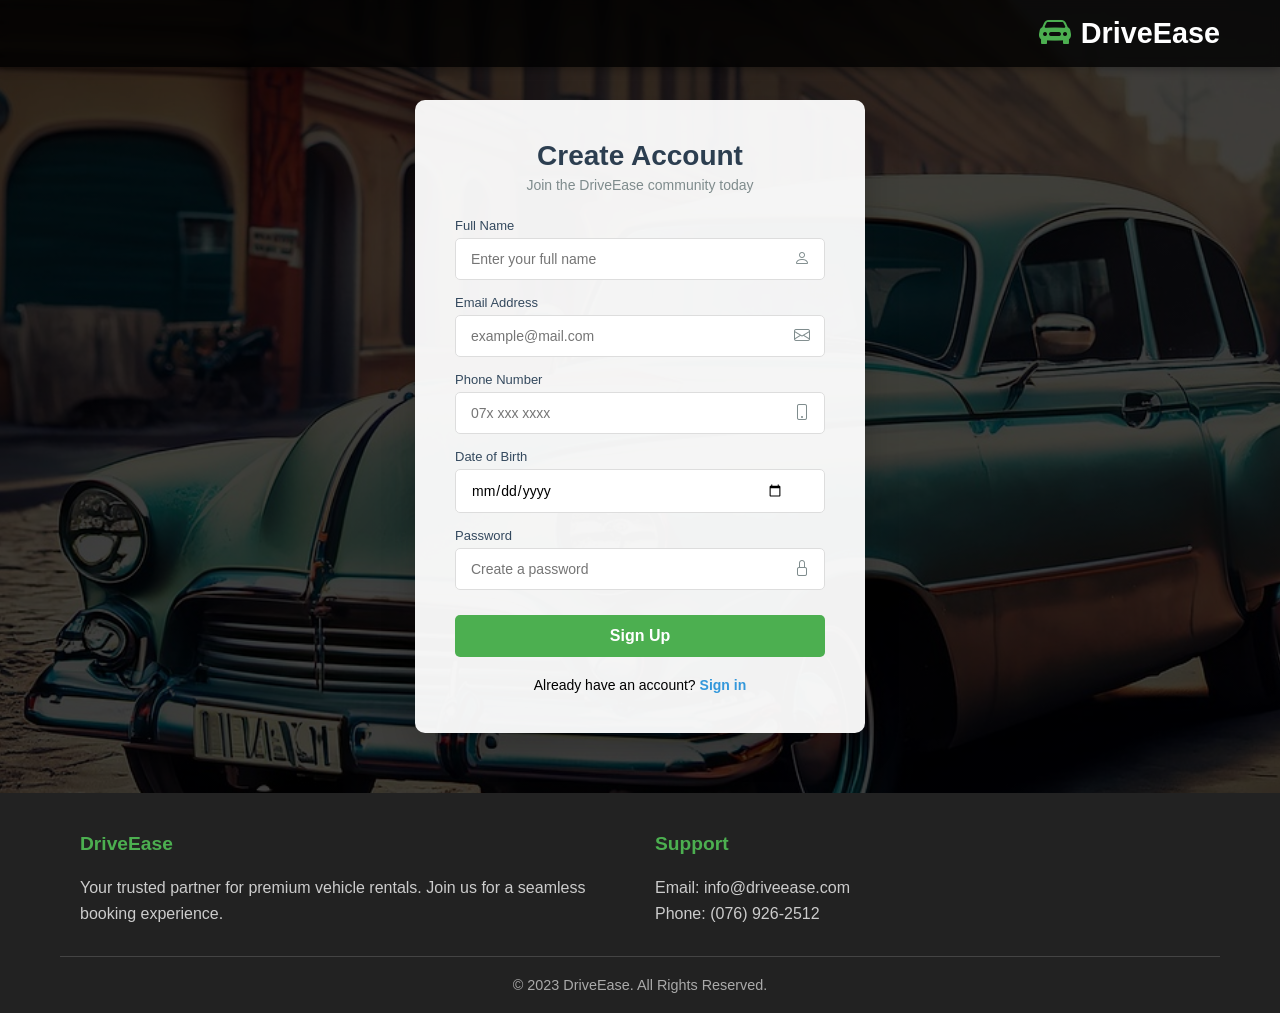
<file: register.html>
<!DOCTYPE html>
<html lang="en">
<head>
    <meta charset="UTF-8">
    <meta name="viewport" content="width=device-width, initial-scale=1.0">
    <title>DriveEase - Register</title>
    <link rel="stylesheet" href="https://cdn.jsdelivr.net/npm/bootstrap-icons/font/bootstrap-icons.css">
    <link rel="stylesheet" href="https://cdnjs.cloudflare.com/ajax/libs/font-awesome/6.4.0/css/all.min.css">
    <style>
        * {
            margin: 0;
            padding: 0;
            box-sizing: border-box;
            font-family: 'Segoe UI', Tahoma, Geneva, Verdana, sans-serif;
        }

        body {
            background-image: linear-gradient(rgba(0, 0, 0, 0.5), rgba(0, 0, 0, 0.5)), url('images/car1.jpg');
            background-size: cover;
            background-position: center;
            background-repeat: no-repeat;
            min-height: 100vh;
            display: flex;
            flex-direction: column;
            position: relative;
        }

        body::before {
            content: '';
            position: absolute;
            top: 0;
            left: 0;
            width: 100%;
            height: 100%;
            background-color: rgba(0, 0, 0, 0.5);
            z-index: 0;
        }

        .container {
            width: 100%;
            max-width: 1200px;
            margin: 0 auto;
            padding: 0 20px;
        }

        nav {
            background-color: rgba(0, 0, 0, 0.8);
            color: white;
            padding: 15px 0;
            position: fixed;
            width: 100%;
            top: 0;
            z-index: 1000;
            backdrop-filter: blur(5px);
            box-shadow: 0 2px 10px rgba(0, 0, 0, 0.3);
        }

        .nav-container {
            display: flex;
            justify-content: space-between;
            align-items: center;
        }

        .logo {
            display: flex;
            align-items: center;
            font-size: 1.8rem;
            font-weight: bold;
            color: #fff;
            text-decoration: none;
            gap: 10px;
        }

        .logo i {
            font-size: 2rem;
            color: #4CAF50;
        }

        .main-content {
            flex: 1;
            display: flex;
            justify-content: center;
            align-items: center;
            padding: 100px 20px 60px;
            position: relative;
            z-index: 1;
        }

        .form-container {
            background-color: rgba(255, 255, 255, 0.95);
            padding: 40px;
            border-radius: 10px;
            box-shadow: 0 15px 35px rgba(0, 0, 0, 0.2);
            width: 450px;
            max-width: 95%;
            transform: translateY(20px);
            opacity: 0;
            animation: fadeInUp 0.8s ease-out forwards;
            overflow: hidden;
            position: relative;
        }

        @keyframes fadeInUp {
            from {
                opacity: 0;
                transform: translateY(20px);
            }
            to {
                opacity: 1;
                transform: translateY(0);
            }
        }

        .title {
            text-align: center;
            margin-bottom: 25px;
        }

        .title h1 {
            color: #2c3e50;
            font-size: 28px;
            font-weight: 700;
            margin-bottom: 5px;
        }

        .title p {
            color: #7f8c8d;
            font-size: 14px;
        }

        .form-group {
            margin-bottom: 15px;
            position: relative;
        }

        .form-group input {
            width: 100%;
            padding: 12px 15px;
            border: 1px solid #ddd;
            border-radius: 5px;
            font-size: 14px;
            transition: all 0.3s;
        }

        .form-group input:focus {
            border-color: #3498db;
            box-shadow: 0 0 0 3px rgba(52, 152, 219, 0.2);
            outline: none;
        }

        .form-group label {
            display: block;
            margin-bottom: 5px;
            color: #34495e;
            font-weight: 500;
            font-size: 13px;
        }

        .input-with-icon {
            position: relative;
        }

        .input-with-icon input {
            padding-right: 40px;
        }

        .input-icon {
            position: absolute;
            right: 15px;
            top: 50%;
            transform: translateY(-50%);
            color: #7f8c8d;
        }

        .register-btn {
            width: 100%;
            padding: 12px;
            background-color: #4CAF50;
            color: white;
            border: none;
            border-radius: 5px;
            font-size: 16px;
            font-weight: 600;
            cursor: pointer;
            transition: all 0.3s;
            margin-top: 10px;
        }

        .register-btn:hover {
            background-color: #3e8e41;
            transform: translateY(-2px);
            box-shadow: 0 5px 15px rgba(0, 0, 0, 0.1);
        }

        .login-link {
            text-align: center;
            margin-top: 20px;
            font-size: 14px;
        }

        .login-link a {
            color: #3498db;
            text-decoration: none;
            font-weight: 600;
        }

        /* OTP Screen - Hidden by default */
        .otp-screen {
            display: none;
            text-align: center;
        }

        .otp-screen h2 {
            margin-bottom: 10px;
            color: #2c3e50;
        }

        .otp-inputs {
            display: flex;
            justify-content: center;
            gap: 10px;
            margin: 25px 0;
        }

        .otp-input {
            width: 45px;
            height: 55px;
            text-align: center;
            font-size: 20px;
            font-weight: bold;
            border: 2px solid #ddd;
            border-radius: 8px;
            transition: all 0.3s;
        }

        .otp-input:focus {
            border-color: #4CAF50;
            box-shadow: 0 0 0 3px rgba(76, 175, 80, 0.2);
            outline: none;
        }

        .resend-text {
            font-size: 14px;
            color: #7f8c8d;
            margin-top: 15px;
        }

        .resend-text a {
            color: #4CAF50;
            text-decoration: none;
            font-weight: 600;
        }

        footer {
            background-color: #222;
            color: #fff;
            padding: 40px 0 20px;
            position: relative;
            z-index: 2;
        }

        .footer-content {
            display: grid;
            grid-template-columns: repeat(auto-fit, minmax(280px, 1fr));
            gap: 30px;
            max-width: 1200px;
            margin: 0 auto 30px;
            padding: 0 20px;
        }

        .footer-column h3 {
            font-size: 1.2rem;
            margin-bottom: 20px;
            color: #4CAF50;
        }

        .footer-column p {
            color: #ccc;
            line-height: 1.6;
        }

        .footer-bottom {
            text-align: center;
            padding-top: 20px;
            border-top: 1px solid #444;
            color: #aaa;
            font-size: 0.9rem;
        }

        .animate {
            opacity: 0;
            transform: translateY(15px);
            animation: fadeInUp 0.5s ease-out forwards;
        }

        /* Standardized Dropdown CSS */
        .dropdown {
            position: relative;
            display: inline-block;
        }

        .dropdown-content {
            display: none;
            position: absolute;
            left: 0;
            top: 50px;
            background-color: rgba(0, 0, 0, 0.9);
            min-width: 200px;
            box-shadow: 0 8px 16px rgba(0, 0, 0, 0.2);
            z-index: 1000;
            border-radius: 5px;
            overflow: hidden;
            transition: all 0.3s ease-in-out;
        }

        .dropdown.active .dropdown-content {
            display: block;
            animation: none;
        }

        .dropdown-content a {
            color: white;
            padding: 12px 16px;
            text-decoration: none;
            display: block;
            transition: background-color 0.3s;
            text-align: left;
        }

        .dropdown-content a:hover {
            background-color: #4CAF50;
        }

        .menu-btn {
            background: none;
            border: none;
            color: white;
            font-size: 1.5rem;
            cursor: pointer;
            display: none;
        }

        @media (max-width: 992px) {
            .nav-links {
                display: none;
            }

            .menu-btn {
                display: block;
            }

            .dropdown {
                position: static;
            }

            .dropdown-content {
                position: static;
                display: none;
                width: 100%;
                box-shadow: none;
                background-color: transparent;
            }

            .dropdown.active .dropdown-content {
                display: block;
            }
        }
    </style>
</head>
<body>
    <nav>
        <div class="container nav-container">
            <div class="dropdown">
                <button class="menu-btn" id="menuBtn">
                    <i class="fas fa-bars"></i>
                </button>
                <div class="dropdown-content" id="dropdownContent">
                    <a href="home page.html">Home</a>
                    <a href="vehicle type.html">Vehicles</a>
                    <a href="aboutus.html">About Us</a>
                    <a href="contact us page.html">Contact</a>
                </div>
            </div>
            
            <a href="home page.html" class="logo">
                <i class="bi bi-car-front-fill"></i> 
                DriveEase
            </a>
        </div>
    </nav>

    <main class="main-content">
        <div class="form-container" id="regContainer">
            <!-- Registration Form -->
            <div id="registerFormView">
                <div class="title">
                    <h1>Create Account</h1>
                    <p>Join the DriveEase community today</p>
                </div>
                
                <form id="registrationForm">
                    <div class="form-group animate" style="animation-delay: 0.1s;">
                        <label for="reg-username">Full Name</label>
                        <div class="input-with-icon">
                            <input type="text" id="reg-username" placeholder="Enter your full name" required>
                            <i class="bi bi-person input-icon"></i>
                        </div>
                    </div>
                    
                    <div class="form-group animate" style="animation-delay: 0.2s;">
                        <label for="reg-email">Email Address</label>
                        <div class="input-with-icon">
                            <input type="email" id="reg-email" placeholder="example@mail.com" required>
                            <i class="bi bi-envelope input-icon"></i>
                        </div>
                    </div>

                    <div class="form-group animate" style="animation-delay: 0.3s;">
                        <label for="reg-phone">Phone Number</label>
                        <div class="input-with-icon">
                            <input type="tel" id="reg-phone" placeholder="07x xxx xxxx" required>
                            <i class="bi bi-phone input-icon"></i>
                        </div>
                    </div>

                    <div class="form-group animate" style="animation-delay: 0.4s;">
                        <label for="reg-dob">Date of Birth</label>
                        <div class="input-with-icon">
                            <input type="date" id="reg-dob" required>
                        </div>
                    </div>
                    
                    <div class="form-group animate" style="animation-delay: 0.5s;">
                        <label for="reg-password">Password</label>
                        <div class="input-with-icon">
                            <input type="password" id="reg-password" placeholder="Create a password" required minlength="8">
                            <i class="bi bi-lock input-icon"></i>
                        </div>
                    </div>
                    
                    <button type="submit" class="register-btn animate" style="animation-delay: 0.6s;">Sign Up</button>
                    
                    <div class="login-link animate" style="animation-delay: 0.7s;">
                        Already have an account? <a href="logging form.html">Sign in</a>
                    </div>
                </form>
            </div>

            <!-- OTP Screen (Hidden) -->
            <div id="otpView" class="otp-screen">
                <div class="title">
                    <h1>Verify Phone</h1>
                    <p id="otpMessage">We've sent a code to your phone</p>
                </div>
                <div class="otp-inputs">
                    <input type="text" class="otp-input" maxlength="1">
                    <input type="text" class="otp-input" maxlength="1">
                    <input type="text" class="otp-input" maxlength="1">
                    <input type="text" class="otp-input" maxlength="1">
                    <input type="text" class="otp-input" maxlength="1">
                    <input type="text" class="otp-input" maxlength="1">
                </div>
                <button id="verifyBtn" class="register-btn">Verify & Create Account</button>
                <div class="resend-text">
                    Didn't receive code? <a href="#">Resend Code</a>
                </div>
            </div>
        </div>
    </main>

    <footer>
        <div class="container">
            <div class="footer-content">
                <div class="footer-column">
                    <h3>DriveEase</h3>
                    <p>Your trusted partner for premium vehicle rentals. Join us for a seamless booking experience.</p>
                </div>
                <div class="footer-column">
                    <h3>Support</h3>
                    <p>Email: info@driveease.com</p>
                    <p>Phone: (076) 926-2512</p>
                </div>
            </div>
            <div class="footer-bottom">
                <p>&copy; 2023 DriveEase. All Rights Reserved.</p>
            </div>
        </div>
    </footer>

    <script>
        document.addEventListener('DOMContentLoaded', function() {
            const regForm = document.getElementById('registrationForm');
            const regView = document.getElementById('registerFormView');
            const otpView = document.getElementById('otpView');
            const otpInputs = document.querySelectorAll('.otp-input');
            const verifyBtn = document.getElementById('verifyBtn');

            // Handle Registration Submit
            regForm.addEventListener('submit', function(e) {
                e.preventDefault();
                
                // Switch to OTP view with animation
                regView.style.display = 'none';
                otpView.style.display = 'block';
                
                // Update message with phone number
                const phone = document.getElementById('reg-phone').value;
                document.getElementById('otpMessage').innerHTML = `We sent a 6-digit code to <strong>${phone}</strong>`;
                
                // Focus first OTP input
                otpInputs[0].focus();
            });

            // Handle OTP Inputs
            otpInputs.forEach((input, index) => {
                input.addEventListener('input', (e) => {
                    if (e.target.value.length === 1 && index < otpInputs.length - 1) {
                        otpInputs[index + 1].focus();
                    }
                    e.target.value = e.target.value.replace(/\D/g, '');
                });

                input.addEventListener('keydown', (e) => {
                    if (e.key === 'Backspace' && !e.target.value && index > 0) {
                        otpInputs[index - 1].focus();
                    }
                });
            });

            // Handle Verification
            verifyBtn.addEventListener('click', function() {
                let otp = '';
                otpInputs.forEach(input => otp += input.value);

                if (otp.length === 6) {
                    verifyBtn.textContent = 'Verifying...';
                    verifyBtn.disabled = true;
                    
                    setTimeout(() => {
                        alert('Registration Successful! Redirecting to login...');
                        window.location.href = 'logging form.html';
                    }, 1500);
                } else {
                    alert('Please enter a valid 6-digit OTP.');
                }
            });

            // Mobile Menu Toggle
            const menuBtn = document.getElementById('menuBtn');
            const dropdown = document.querySelector('.dropdown');
            
            if (menuBtn && dropdown) {
                menuBtn.addEventListener('click', function(e) {
                    e.stopPropagation();
                    dropdown.classList.toggle('active');
                });

                document.addEventListener('click', function() {
                    dropdown.classList.remove('active');
                });
            }
        });
    </script>
</body>
</html>
</file>
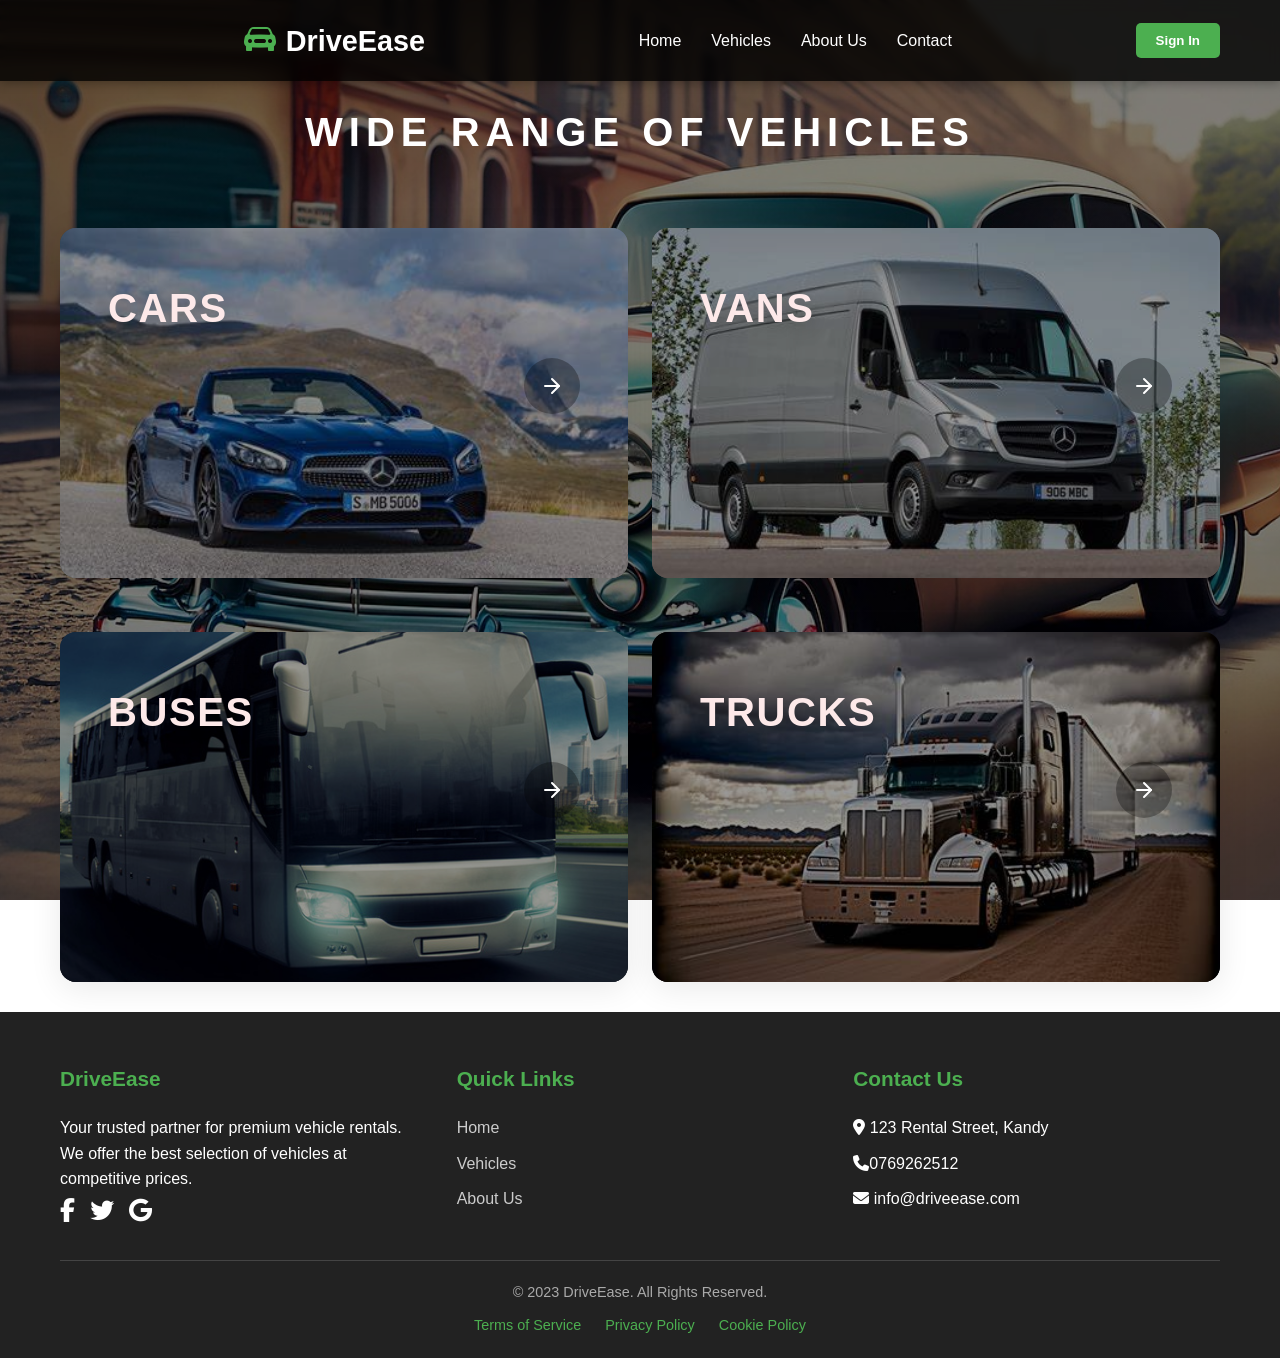
<file: vehicle type.html>
<!DOCTYPE html>
<html lang="en">

<head>
    <meta charset="UTF-8">
    <title>Wide Range of Vehicles</title>
    <link rel="stylesheet" href="https://cdn.jsdelivr.net/npm/bootstrap-icons/font/bootstrap-icons.css">

    <link rel="stylesheet" href="https://cdnjs.cloudflare.com/ajax/libs/font-awesome/6.4.0/css/all.min.css">
    <meta name="viewport" content="width=device-width, initial-scale=1.0">
    <style>
        * {
            margin: 0;
            padding: 0;
            box-sizing: border-box;
            font-family: 'Segoe UI', Tahoma, Geneva, Verdana, sans-serif;
        }

        body {
            background-image: linear-gradient(rgba(0, 0, 0, 0.5), rgba(0, 0, 0, 0.5)), url('images/car1.jpg');
            background-size: cover;
            background-position: center;
            background-attachment: fixed;
            color: #000000;
            line-height: 1.6;
            padding-top: 80px;
        }

        .container {
            width: 100%;
            max-width: 1200px;
            margin: 0 auto;

            padding: 0 20px;

        }

        /* Navigation Bar */
        nav {
            background-color: rgba(0, 0, 0, 0.8);
            color: white;
            padding: 15px 0;
            position: fixed;
            width: 100%;
            top: 0;
            z-index: 1000;
            backdrop-filter: blur(5px);
            box-shadow: 0 2px 10px rgba(0, 0, 0, 0.3);
        }

        .nav-container {
            display: flex;
            justify-content: space-between;
            align-items: center;

        }

        .logo {
            display: flex;
            align-items: center;
            font-size: 1.8rem;
            font-weight: bold;
            color: #fff;
            text-decoration: none;
            gap: 10px;
        }

        .logo i {
            font-size: 2rem;
            color: #4CAF50;
        }

        .nav-links {
            display: flex;
            list-style: none;
        }

        .nav-links li {
            margin-left: 30px;
        }

        .nav-links a {
            color: white;
            text-decoration: none;
            font-weight: 500;
            transition: color 0.3s;
        }

        .nav-links a:hover {
            color: #4CAF50;
        }

        .account-btn {
            background-color: #4CAF50;
            color: white;
            border: none;
            padding: 10px 20px;
            border-radius: 5px;
            cursor: pointer;
            font-weight: 600;
            transition: background-color 0.3s;
        }

        .account-btn:hover {
            background-color: #45a049;
        }

        /* Dropdown Menu */
        .dropdown {
            position: relative;
            display: inline-block;
        }

        .dropdown-content {
            display: none;
            position: absolute;
            right: 0;
            top: 50px;
            background-color: rgba(0, 0, 0, 0.9);
            min-width: 200px;
            box-shadow: 0 8px 16px rgba(0, 0, 0, 0.2);
            z-index: 1000;
            border-radius: 5px;
            overflow: hidden;
            transition: all 0.3s ease-in-out;
        }

        .dropdown:hover .dropdown-content {
            display: block;
            animation: fadeIn 0.3s;
        }

        .dropdown.active .dropdown-content {
            display: block;
            animation: none;
        }

        .dropdown-content a {
            color: white;
            padding: 12px 16px;
            text-decoration: none;
            display: block;
            transition: background-color 0.3s;
        }

        .dropdown-content a:hover {
            background-color: #4CAF50;
        }

        .menu-btn {
            background: none;
            border: none;
            color: white;
            font-size: 1.5rem;
            cursor: pointer;
            display: none;
        }

        /* Hero Section */
        .hero {
            height: 100vh;
            display: flex;
            align-items: center;
            justify-content: center;
            text-align: center;
            color: white;
            padding-top: 80px;
            background-color: rgba(0, 0, 0, 0.4);
        }

        .hero-content {
            max-width: 800px;
            padding: 20px;
        }

        .hero h1 {
            font-size: 3.5rem;
            margin-bottom: 20px;
            animation: slideInDown 1s;
        }

        .hero p {
            font-size: 1.2rem;
            margin-bottom: 30px;
            animation: slideInUp 1s;
        }

        .cta-btn {
            background-color: #4CAF50;
            color: white;
            border: none;
            padding: 15px 30px;
            font-size: 1.1rem;
            border-radius: 5px;
            cursor: pointer;
            transition: all 0.3s;
            animation: fadeIn 1.5s;
        }

        .cta-btn:hover {
            background-color: #45a049;
            transform: translateY(-3px);
            box-shadow: 0 5px 15px rgba(0, 0, 0, 0.3);
        }


        .title {
            color: white;
            font-size: 2.5rem;
            font-weight: 900;
            text-align: center;
            margin-bottom: 4rem;
            letter-spacing: 0.15em;
            text-transform: uppercase;
            margin-top: 10px;
            margin-top: 20px;
        }

        .grid {
            display: grid;
            grid-template-columns: 1fr;
            gap: 1.5rem;
        }

        @media (min-width: 768px) {
            .grid {
                grid-template-columns: 1fr 1fr;
            }
        }

        .vehicle-card img {
            width: 100%;
            height: 100%;
            object-fit: cover;
            position: absolute;
            left: 0;
            top: 0;
            right: 0;
            bottom: 0;
            z-index: 1;
            transition: transform 0.8s cubic-bezier(0.4, 0, 0.2, 1);
        }

        .vehicle-card:hover img {
            transform: scale(1.1);
        }

        .vehicle-card {
            position: relative;
            overflow: hidden;
            border-radius: 1rem;
            box-shadow: 0 6px 32px 0 rgba(0, 0, 0, 0.09);
            height: 350px;
            background: #222;
            margin-bottom: 30px;
            transition: transform 0.4s cubic-bezier(0.4, 0, 0.2, 1), box-shadow 0.4s ease;
            opacity: 0;
            transform: translateY(30px);
        }

        .vehicle-card.reveal {
            opacity: 1;
            transform: translateY(0);
        }

        .vehicle-card:hover {
            transform: translateY(-10px);
            box-shadow: 0 20px 40px rgba(0, 0, 0, 0.4);
        }

        .card-overlay {
            background: rgba(0, 0, 0, 0.4);
            position: absolute;
            left: 0;
            top: 0;
            right: 0;
            bottom: 0;
            z-index: 2;
            width: 100%;
            height: 100%;
        }

        .card-title {
            position: absolute;
            top: 48px;
            left: 48px;
            z-index: 3;
            color: #fde9e9;
            font-size: 2.5rem;
            font-weight: 700;
            letter-spacing: 0.04em;
            text-shadow: 0 4px 16px rgba(0, 0, 0, 0.18);
        }

        .arrow-btn {
            position: absolute;
            top: 45%;
            right: 48px;
            z-index: 3;
            transform: translateY(-50%);
            background: rgba(0, 0, 0, 0.3);
            width: 56px;
            height: 56px;
            border: none;
            border-radius: 50%;
            display: flex;
            align-items: center;
            justify-content: center;
            cursor: pointer;
            transition: background 0.2s;
        }

        .arrow-btn:hover {
            background: rgba(0, 0, 0, 0.5);
        }

        .arrow-svg {
            width: 24px;
            height: 24px;
            color: #fff;
            display: inline-block;
        }

        @media (max-width: 600px) {
            .card-title {
                left: 22px;
                font-size: 1.5rem;
                top: 26px;
            }

            .arrow-btn {
                right: 22px;
                width: 44px;
                height: 44px;
            }

            .vehicle-card {
                height: 225px;
            }
        }


        /* Footer */
        footer {
            background-color: #222;
            color: #fff;
            padding: 50px 0 20px;
        }

        .footer-content {
            display: grid;
            grid-template-columns: repeat(auto-fit, minmax(250px, 1fr));
            gap: 30px;
            margin-bottom: 30px;
        }

        .footer-column h3 {
            font-size: 1.3rem;
            margin-bottom: 20px;
            color: #4CAF50;
        }

        .footer-column ul {
            list-style: none;
        }

        .footer-column ul li {
            margin-bottom: 10px;
        }

        .footer-column ul li a {
            color: #ccc;
            text-decoration: none;
            transition: color 0.3s;
        }

        .footer-column ul li a:hover {
            color: #4CAF50;
        }

        .social-links {
            display: flex;
            gap: 15px;
        }

        .social-links a {
            color: #fff;
            font-size: 1.5rem;
            transition: color 0.3s;
        }

        .social-links a:hover {
            color: #4CAF50;
        }

        .footer-bottom {
            text-align: center;
            padding-top: 20px;
            border-top: 1px solid #444;
            color: #aaa;
            font-size: 0.9rem;
        }

        .terms {
            margin-top: 10px;
        }

        .terms a {
            color: #4CAF50;
            text-decoration: none;
            margin: 0 10px;
        }

        /* Animations */
        @keyframes fadeIn {
            from {
                opacity: 0;
            }

            to {
                opacity: 1;
            }
        }

        @keyframes slideInDown {
            from {
                transform: translateY(-50px);
                opacity: 0;
            }

            to {
                transform: translateY(0);
                opacity: 1;
            }
        }

        @keyframes slideInUp {
            from {
                transform: translateY(50px);
                opacity: 0;
            }

            to {
                transform: translateY(0);
                opacity: 1;
            }
        }

        /* Responsive Design */
        @media (max-width: 992px) {
            .hero h1 {
                font-size: 2.8rem;
            }

            .nav-links {
                display: none;
            }

            .menu-btn {
                display: block;
            }

            .dropdown {
                position: static;
            }

            .dropdown-content {
                position: static;
                display: none;
                width: 100%;
                box-shadow: none;
                background-color: transparent;
            }

            .dropdown:hover .dropdown-content {
                display: none;
            }

            .dropdown.active .dropdown-content {
                display: block;
                animation: none;
            }

            .dropdown-content a {
                padding: 10px 0;
                border-bottom: 1px solid #444;
            }
        }

        @media (max-width: 768px) {
            .hero h1 {
                font-size: 2.2rem;
            }

            .hero p {
                font-size: 1rem;
            }

            .section-title {
                font-size: 2rem;
            }
        }

        @media (max-width: 576px) {
            .hero h1 {
                font-size: 1.8rem;
            }

            .cta-btn {
                padding: 12px 25px;
                font-size: 1rem;
            }

            .vehicle-card {
                max-width: 100%;
            }
        }
    </style>
</head>

<body>
    <!-- Navigation Bar -->
    <nav>
        <div class="container nav-container">
            <div class="dropdown">
                <button class="menu-btn" id="menuBtn">
                    <i class="fas fa-bars"></i>
                </button>
                <div class="dropdown-content" id="dropdownContent">
                    <a href="home page.html">Home</a>
                    <a href="vehicle type.html">Vehicles</a>
                    <a href="aboutus.html">About Us</a>
                    <a href="contact us page.html">Contact</a>
                </div>
            </div>

            <a href="home page.html" class="logo">
                <i class="bi bi-car-front-fill"></i>
                DriveEase
            </a>

            <ul class="nav-links">
                <li><a href="home page.html">Home</a></li>
                <li><a href="vehicle type.html">Vehicles</a></li>
                <li><a href="aboutus.html">About Us</a></li>
                <li><a href="contact us page.html">Contact</a></li>
            </ul>

            <button class="account-btn" onclick="window.location.href='logging form.html'">Sign In</button>
        </div>
    </nav>

    <div class="container">

        <h1 class="title">Wide Range of Vehicles</h1>
        <div class="grid">
            <div class="vehicle-card">
                <img src="images/car.jpg" alt="CARS category">
                <div class="card-overlay"></div>
                <div class="card-title">CARS</div>
                <a href="vehicle list(car).html" class="arrow-btn" aria-label="View SUVS">
                    <span class="arrow-svg">
                        <svg viewBox="0 0 24 24" fill="none" stroke="currentColor" stroke-width="2"
                            stroke-linecap="round" stroke-linejoin="round">
                            <line x1="5" y1="12" x2="19" y2="12"></line>
                            <polyline points="12 5 19 12 12 19"></polyline>
                        </svg>
                    </span>
                </a>
            </div>
            <div class="vehicle-card">
                <img src="images/van.jpg" alt="SUVS category">
                <div class="card-overlay"></div>
                <div class="card-title">VANS</div>
                <a href="vehicle list(van).html" class="arrow-btn" aria-label="View SUVS">
                    <span class="arrow-svg">
                        <svg viewBox="0 0 24 24" fill="none" stroke="currentColor" stroke-width="2"
                            stroke-linecap="round" stroke-linejoin="round">
                            <line x1="5" y1="12" x2="19" y2="12"></line>
                            <polyline points="12 5 19 12 12 19"></polyline>
                        </svg>
                    </span>
                </a>
            </div>
            <div class="vehicle-card">
                <img src="images/bus.jpg" alt="VANS category">
                <div class="card-overlay"></div>
                <div class="card-title">BUSES</div>
                <a href="vehicle list(bus).html" class="arrow-btn" aria-label="View VANS">
                    <span class="arrow-svg">
                        <svg viewBox="0 0 24 24" fill="none" stroke="currentColor" stroke-width="2"
                            stroke-linecap="round" stroke-linejoin="round">
                            <line x1="5" y1="12" x2="19" y2="12"></line>
                            <polyline points="12 5 19 12 12 19"></polyline>
                        </svg>
                    </span>
                </a>
            </div>
            <div class="vehicle-card">
                <img src="images/truck.jpg" alt="ELECTRIC category">
                <div class="card-overlay"></div>
                <div class="card-title">TRUCKS</div>
                <a href="vehicle list(truck).html" class="arrow-btn" aria-label="View ELECTRIC">
                    <span class="arrow-svg">
                        <svg viewBox="0 0 24 24" fill="none" stroke="currentColor" stroke-width="2"
                            stroke-linecap="round" stroke-linejoin="round">
                            <line x1="5" y1="12" x2="19" y2="12"></line>
                            <polyline points="12 5 19 12 12 19"></polyline>
                        </svg>
                    </span>
                </a>
            </div>
        </div>
    </div>
    <!-- Footer -->
    <footer>
        <div class="container">
            <div class="footer-content">
                <div class="footer-column">
                    <h3>DriveEase</h3>
                    <p>Your trusted partner for premium vehicle rentals. We offer the best selection of vehicles at
                        competitive prices.</p>
                    <div class="social-links">
                        <a href="#"><i class="fab fa-facebook-f"></i></a>
                        <a href="#"><i class="fab fa-twitter"></i></a>
                        <a href="#"><i class="fab fa-google"></i></a>
                    </div>
                </div>

                <div class="footer-column">
                    <h3>Quick Links</h3>
                    <ul>
                        <li><a href="home page.html">Home</a></li>
                        <li><a href="vehicle type.html">Vehicles</a></li>
                        <li><a href="aboutus.html">About Us</a></li>
                    </ul>
                </div>

                <div class="footer-column">
                    <h3>Contact Us</h3>
                    <ul>
                        <li><i class="fas fa-map-marker-alt"></i> 123 Rental Street, Kandy</li>
                        <li><i class="fas fa-phone"></i>0769262512</li>
                        <li><i class="fas fa-envelope"></i> info@driveease.com</li>
                    </ul>
                </div>
            </div>

            <div class="footer-bottom">
                <p>&copy; 2023 DriveEase. All Rights Reserved.</p>
                <div class="terms">
                    <a href="#">Terms of Service</a>
                    <a href="#">Privacy Policy</a>
                    <a href="#">Cookie Policy</a>
                </div>
            </div>
        </div>
    </footer>
    <script>
        // Mobile Menu Toggle
        document.addEventListener('DOMContentLoaded', function() {
            const menuBtn = document.getElementById('menuBtn');
            const dropdown = document.querySelector('.dropdown');
            
            if (menuBtn && dropdown) {
                menuBtn.addEventListener('click', function(e) {
                    e.stopPropagation();
                    dropdown.classList.toggle('active');
                });

                document.addEventListener('click', function() {
                    dropdown.classList.remove('active');
                });
            }
        });

        // Scroll Reveal Animation (Intersection Observer)
        document.addEventListener('DOMContentLoaded', function() {
            const observerOptions = {
                threshold: 0.15,
                rootMargin: '0px 0px -50px 0px'
            };

            const observer = new IntersectionObserver((entries) => {
                entries.forEach((entry, index) => {
                    if (entry.isIntersecting) {
                        // Add class to trigger animation
                        setTimeout(() => {
                            entry.target.classList.add('reveal');
                        }, index % 4 * 100); // Stagger by 100ms
                        observer.unobserve(entry.target);
                    }
                });
            }, observerOptions);

            const cards = document.querySelectorAll('.vehicle-card');
            cards.forEach(card => observer.observe(card));
        });
    </script>
</body>

</html>
</file>
